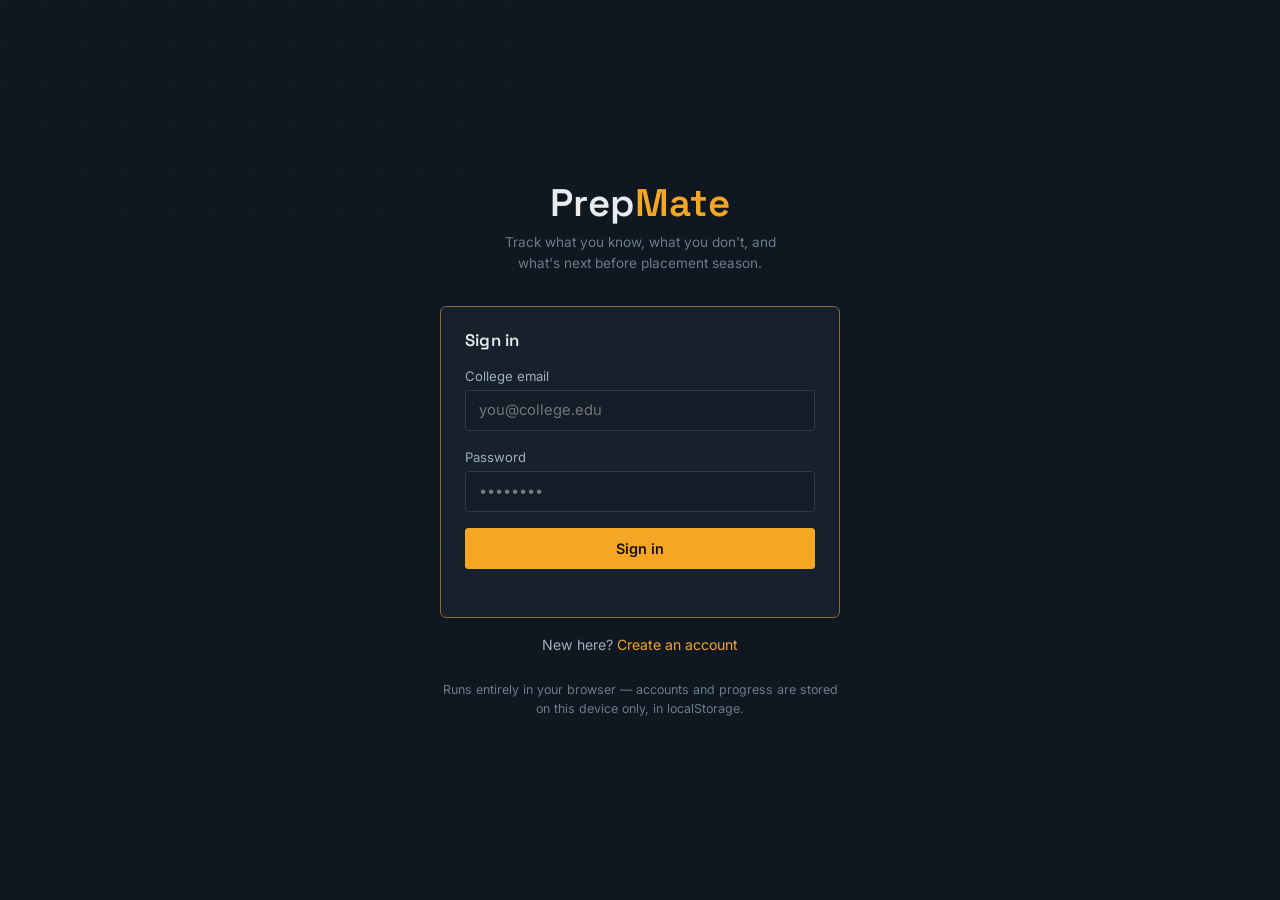
<file: index.html>
<!doctype html>
<html lang="en">
<head>
<meta charset="UTF-8">
<meta name="viewport" content="width=device-width, initial-scale=1.0">
<title>PrepMate — Sign in</title>
<link rel="preconnect" href="https://fonts.googleapis.com">
<link href="https://fonts.googleapis.com/css2?family=Space+Grotesk:wght@500;600;700&family=Inter:wght@400;500;600&family=JetBrains+Mono:wght@500;700&display=swap" rel="stylesheet">
<link rel="stylesheet" href="css/base.css">
<style>
  .gate-card{ width: 100%; max-width: 400px; }
  .gate-brand{ text-align:center; margin-bottom: var(--s-6); }
  .gate-brand .dot{ color: var(--amber); }
  .gate-brand p{ margin: var(--s-2) auto 0; color: var(--text-faint); font-size: .85rem; max-width: 32ch; }
  .gate-foot{ text-align:center; margin-top: var(--s-4); font-size: .88rem; color: var(--text-dim); }
  .demo-note{
    max-width: 400px;
    margin: var(--s-5) auto 0;
    font-size: .78rem;
    color: var(--text-faint);
    text-align:center;
  }
</style>
</head>
<body>
  <main class="gate">
    <div class="gate-card">
      <div class="gate-brand">
        <h1 style="margin-bottom:0;">Prep<span class="dot">Mate</span></h1>
        <p>Track what you know, what you don't, and what's next before placement season.</p>
      </div>

      <form class="panel panel-amber" id="loginForm" novalidate>
        <h3 style="margin-bottom: var(--s-4);">Sign in</h3>

        <div class="field">
          <label for="email">College email</label>
          <input id="email" type="email" autocomplete="username" placeholder="you@college.edu" required>
        </div>

        <div class="field">
          <label for="password">Password</label>
          <input id="password" type="password" autocomplete="current-password" placeholder="••••••••" required>
        </div>

        <button type="submit" class="btn-primary btn-block">Sign in</button>
        <p class="error-msg" id="loginError" role="alert"></p>
      </form>

      <p class="gate-foot">New here? <a href="signup.html">Create an account</a></p>
      <p class="demo-note">Runs entirely in your browser — accounts and progress are stored on this device only, in localStorage.</p>
    </div>
  </main>

  <script src="js/store.js"></script>
  <script>
    // If already signed in, skip straight to the dashboard.
    if(Store.currentUserEmail()){ window.location.href = "dashboard.html"; }

    const form = document.getElementById("loginForm");
    const errorEl = document.getElementById("loginError");

    form.addEventListener("submit", (e)=>{
      e.preventDefault();
      errorEl.textContent = "";
      const email = document.getElementById("email").value;
      const password = document.getElementById("password").value;
      const result = Store.login(email, password);
      if(result.ok){
        window.location.href = "dashboard.html";
      }else{
        errorEl.textContent = result.error;
      }
    });
  </script>
</body>
</html>
</file>
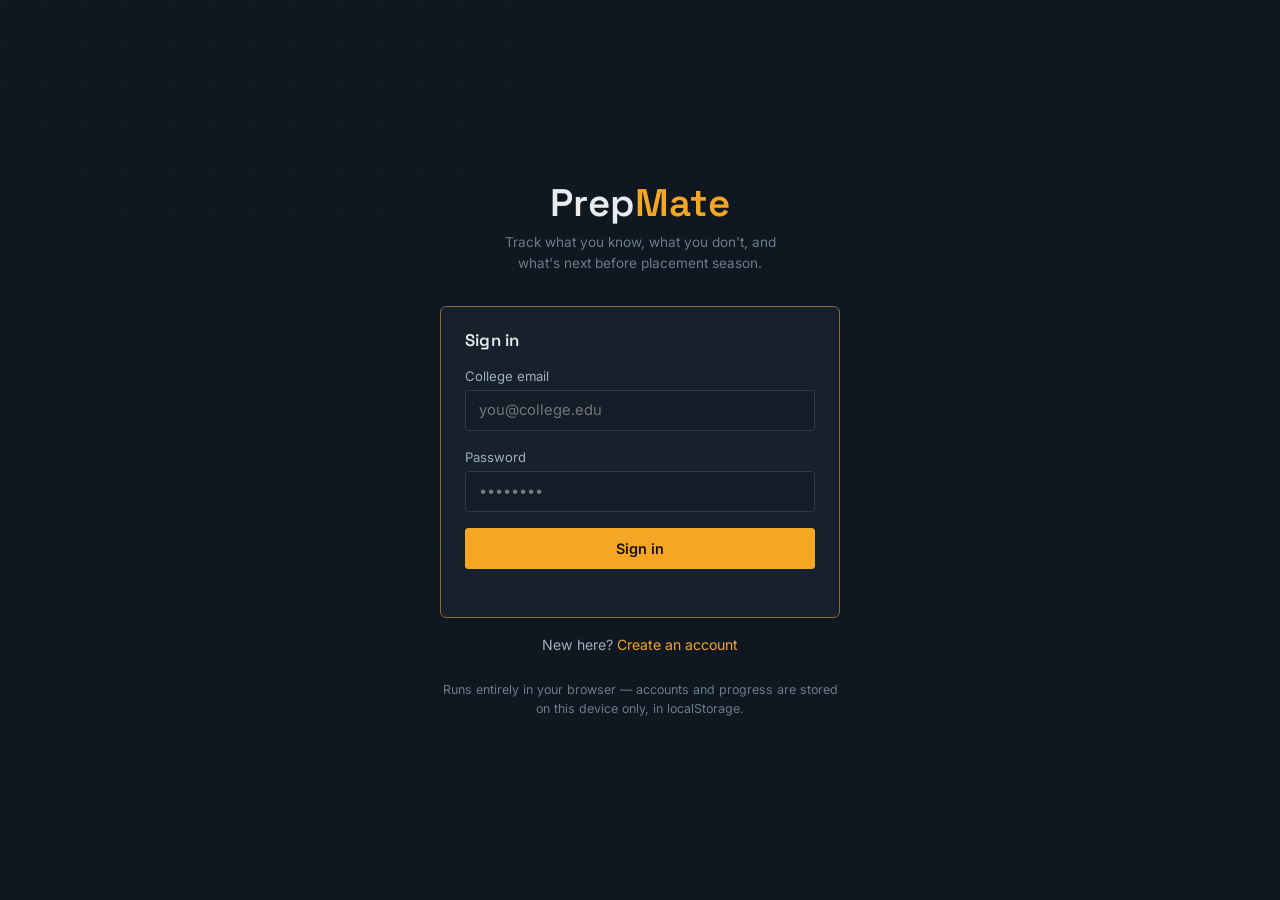
<file: career.html>
<!DOCTYPE html>
<html lang="en">
<head>
  <meta charset="UTF-8">
  <meta name="viewport" content="width=device-width, initial-scale=1.0">
  <title>PrepMate | Choose Your Career</title>
  <link rel="stylesheet" href="css/base.css">

  <style>
    .career-page {
      position: relative;
      z-index: 1;
      max-width: 1200px;
      margin: auto;
      padding: 35px 24px 70px;
    }

    .career-top {
      display: flex;
      justify-content: space-between;
      align-items: center;
      gap: 20px;
      margin-bottom: 55px;
    }

    .career-heading {
      text-align: center;
      margin-bottom: 40px;
    }

    .career-heading h1 {
      font-size: clamp(28px, 4vw, 44px);
      margin: 12px 0;
    }

    .career-heading p {
      margin: auto;
    }

    .career-grid {
      display: grid;
      grid-template-columns: repeat(4, minmax(0, 1fr));
      gap: 18px;
    }

    .career-card {
      text-align: left;
      min-height: 225px;
      padding: 22px;
      background: var(--panel);
      border: 2px solid var(--line);
      border-radius: 12px;
      color: var(--text);
      cursor: pointer;
      transition: .2s ease;
    }

    .career-card:hover {
      border-color: var(--amber-dim);
      transform: translateY(-3px);
    }

    .career-card.selected {
      border-color: var(--amber);
      background: #252b2b;
      box-shadow: 0 0 0 1px var(--amber);
    }

    .career-icon {
      display: block;
      font-size: 34px;
      margin-bottom: 18px;
    }

    .career-card h3 {
      font-size: 18px;
      margin-bottom: 12px;
    }

    .career-card p {
      font-size: 13px;
      line-height: 1.6;
    }

    .selection {
      display: block;
      margin-top: 15px;
      font-size: 12px;
      color: var(--amber);
    }

    .career-details {
      margin-top: 28px;
      padding: 25px;
      border: 1px solid var(--amber-dim);
      border-radius: 10px;
      background: var(--panel);
    }

    .skill-tags {
      display: flex;
      flex-wrap: wrap;
      gap: 10px;
    }

    .skill-tag {
      padding: 8px 13px;
      border: 1px solid var(--line);
      border-radius: 5px;
      background: var(--ink-2);
      color: var(--text-dim);
      font-size: 13px;
    }

    .career-footer {
      display: flex;
      justify-content: space-between;
      align-items: center;
      flex-wrap: wrap;
      gap: 15px;
      margin-top: 30px;
    }

    #continueBtn:disabled {
      opacity: .45;
      cursor: not-allowed;
    }

    @media (max-width: 1000px) {
      .career-grid {
        grid-template-columns: repeat(2, 1fr);
      }
    }

    @media (max-width: 550px) {
      .career-grid {
        grid-template-columns: 1fr;
      }
    }
  </style>
</head>

<body>
  <main class="career-page">

    <header class="career-top">
      <div class="brand">
        Prep<span class="dot">Mate</span>
      </div>

      <a href="dashboard.html" class="btn btn-ghost">
        Dashboard →
      </a>
    </header>

    <section class="career-heading">
      <span class="tag tag-amber">
        PERSONALIZE YOUR JOURNEY
      </span>

      <h1>
        Choose Your
        <span style="color:var(--amber)">Career Path</span>
      </h1>

      <p>
        Select the role you want to prepare for.
        You can change it anytime.
      </p>
    </section>

    <section class="career-grid"
             id="careerGrid"
             aria-label="Available career paths">
    </section>

    <section class="career-details"
             id="careerDetails"
             hidden>
      <h2 id="selectedCareerName"></h2>
      <p>Skills covered in this career path:</p>
      <div class="skill-tags" id="careerSkills"></div>
    </section>

    <div class="career-footer">
      <p id="selectionMessage">
        Select a career path to continue.
      </p>

      <button id="continueBtn"
              class="btn btn-primary"
              disabled>
        Continue to Dashboard →
      </button>
    </div>

  </main>

  <script src="js/store.js"></script>
  <script src="js/career.js"></script>

  <script>
    Store.requireAuth();

    let selectedCareer = null;

    const grid = document.getElementById("careerGrid");
    const details = document.getElementById("careerDetails");
    const continueBtn = document.getElementById("continueBtn");

    function selectCareer(career) {
      selectedCareer = career;

      document.querySelectorAll(".career-card")
        .forEach(card => {
          const active = card.dataset.id === career.id;

          card.classList.toggle("selected", active);
          card.setAttribute("aria-pressed", String(active));

          card.querySelector(".selection").textContent =
            active ? "✓ Selected" : "Select career";
        });

      document.getElementById("selectedCareerName")
        .textContent = career.name;

      const skillContainer =
        document.getElementById("careerSkills");

      skillContainer.replaceChildren();

      career.skills.forEach(skill => {
        const tag = document.createElement("span");
        tag.className = "skill-tag";
        tag.textContent = skill;
        skillContainer.appendChild(tag);
      });

      details.hidden = false;
      continueBtn.disabled = false;

      document.getElementById("selectionMessage")
        .textContent = "Selected: " + career.name;
    }

    CAREER_PATHS.forEach(career => {
      const card = document.createElement("button");

      card.type = "button";
      card.className = "career-card";
      card.dataset.id = career.id;
      card.setAttribute("aria-pressed", "false");

      const icon = document.createElement("span");
      icon.className = "career-icon";
      icon.textContent = career.icon;

      const title = document.createElement("h3");
      title.textContent = career.name;

      const description = document.createElement("p");
      description.textContent = career.description;

      const selection = document.createElement("span");
      selection.className = "selection";
      selection.textContent = "Select career";

      card.append(icon, title, description, selection);

      card.addEventListener("click", () => {
        selectCareer(career);
      });

      grid.appendChild(card);
    });

    const savedCareer = Store.getCareerPath();

    if (savedCareer) {
      const previous = CAREER_PATHS.find(
        career => career.id === savedCareer
      );

      if (previous) selectCareer(previous);
    }

    continueBtn.addEventListener("click", () => {
      if (!selectedCareer) return;

      const saved = Store.setCareerPath(
        selectedCareer.id,
        selectedCareer.name
      );

      if (saved) {
        window.location.href = "dashboard.html";
      } else {
        document.getElementById("selectionMessage")
          .textContent = "Unable to save. Please sign in again.";
      }
    });
  </script>
</body>
</html>
</file>
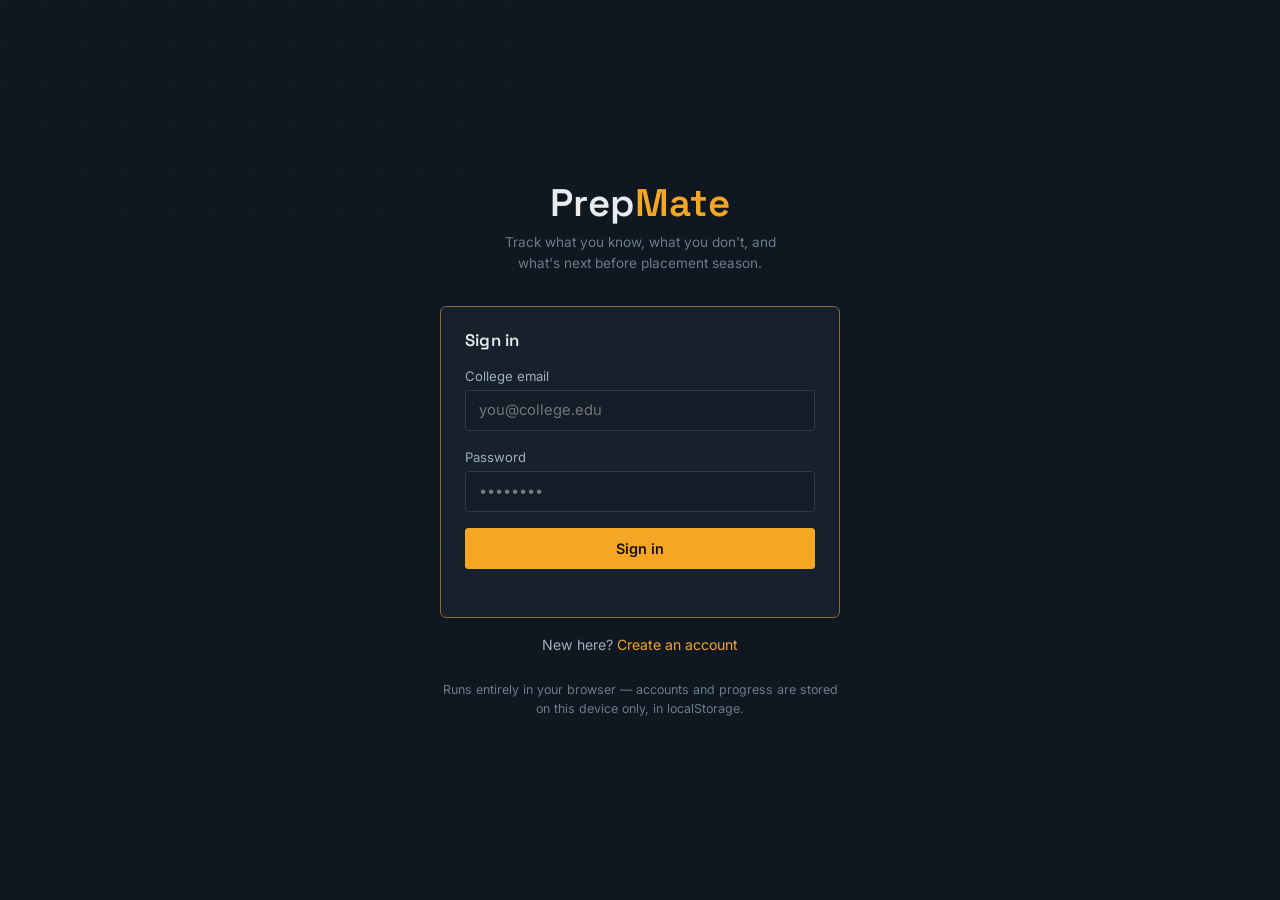
<file: dashboard.html>
<!DOCTYPE html>
<html lang="en">
<head>
  <meta charset="UTF-8">
  <meta name="viewport" content="width=device-width, initial-scale=1.0">
  <title>PrepMate | Dashboard 2.0</title>

  <link rel="preconnect" href="https://fonts.googleapis.com">
  <link href="https://fonts.googleapis.com/css2?family=Inter:wght@400;500;600;700&family=Space+Grotesk:wght@500;600;700&family=JetBrains+Mono:wght@500;700&display=swap" rel="stylesheet">
  <link rel="stylesheet" href="css/base.css">
  <link rel="stylesheet" href="css/dashboard2.css">
</head>

<body>
<div class="app-shell">

  <!-- SIDEBAR -->
  <nav class="deck-nav" aria-label="Main navigation">
    <div class="brand">Prep<span class="dot">Mate</span></div>

    <button id="menuBtn"
            class="mobile-menu"
            type="button"
            aria-expanded="false"
            aria-controls="navLinks">
      ☰ Menu
    </button>

    <div class="nav-links" id="navLinks">
      <a class="active" href="dashboard.html">◈ Dashboard</a>
      <a href="career.html">◎ Career Path</a>
      <a href="practice.html">◇ Practice Zone</a>
      <a href="interview.html">◎ Mock Interview</a>
      <a href="planner.html">▤ Study Planner</a>
      <a href="report.html">▥ Progress Report</a>

      <button id="mobileLogoutBtn"
              class="mobile-logout"
              type="button">
        ↪ Sign out
      </button>
    </div>

    <div class="nav-foot">
      <span id="navUserName">Student</span>
      <button id="logoutBtn"
              class="btn-ghost btn-block"
              type="button">
        Sign out
      </button>
    </div>
  </nav>

  <!-- MAIN DASHBOARD -->
  <main class="deck-main dashboard-main">

    <!-- WELCOME HEADER -->
    <header class="deck-header">
      <div>
        <div class="kicker">
          YOUR PLACEMENT COMMAND CENTER
        </div>
        <h1 id="greeting">Welcome back</h1>
        <p>Track your preparation and keep improving.</p>
      </div>

      <div class="header-actions">
        <span class="tag" id="todayDate"></span>
        <a class="btn btn-primary" href="practice.html">
          Start Practice →
        </a>
      </div>
    </header>

    <!-- SELECTED CAREER -->
    <section class="panel career-dashboard-card"
             aria-labelledby="careerCardTitle">

      <div class="career-card-main">
        <div class="career-card-icon" id="careerIcon">
          ◎
        </div>

        <div class="career-card-content">
          <span class="eyebrow">YOUR CAREER PATH</span>

          <h2 id="careerCardTitle">
            Choose your career path
          </h2>

          <p id="careerDescription">
            Select a career to personalize your
            placement preparation journey.
          </p>

          <div class="career-skill-list"
               id="careerSkillList">
          </div>
        </div>
      </div>

      <div class="career-card-action">
        <span class="career-status" id="careerStatus">
          NOT SELECTED
        </span>

        <a href="career.html"
           class="btn btn-primary"
           id="careerAction">
          Choose Career →
        </a>
      </div>
    </section>

    <!-- READINESS AND RECOMMENDED FOCUS -->
    <section class="dashboard-hero">

      <div class="panel readiness-card">

        <div class="section-heading">
          <div>
            <span class="eyebrow">
              OVERALL PERFORMANCE
            </span>
            <h2>Placement Readiness</h2>
          </div>

          <span id="scoreBand" class="tag">
            Not started
          </span>
        </div>

        <div class="readiness-content">

          <div class="score-ring"
               role="img"
               aria-label="Placement readiness score"
               id="scoreRing">

            <svg viewBox="0 0 160 160"
                 aria-hidden="true">
              <circle class="ring-track"
                      cx="80" cy="80" r="68"/>

              <circle class="ring-progress"
                      id="scoreArc"
                      cx="80" cy="80" r="68"/>
            </svg>

            <div class="ring-center">
              <strong id="scoreVal">0</strong>
              <span>OUT OF 100</span>
            </div>
          </div>

          <div class="readiness-info">
            <h3 id="readinessMessage">
              Your preparation journey
            </h3>

            <p>
              Based on quiz accuracy, interview
              confidence, planner completion and your
              placement checklist, each weighted equally.
            </p>

            <a href="report.html" class="text-link">
              View detailed report →
            </a>
          </div>
        </div>

        <div class="readiness-breakdown">
          <div>
            <span>Quiz</span>
            <strong id="quizScore">—</strong>
          </div>

          <div>
            <span>Interview</span>
            <strong id="interviewScore">—</strong>
          </div>

          <div>
            <span>Planner</span>
            <strong id="plannerScore">0%</strong>
          </div>

          <div>
            <span>Checklist</span>
            <strong id="checklistScore">0%</strong>
          </div>
        </div>
      </div>

      <div class="panel focus-card">
        <span class="eyebrow">
          RECOMMENDED FOCUS
        </span>

        <h2>Your Next Move</h2>

        <div class="focus-icon">◎</div>

        <h3 id="focusTitle">
          Start your first quiz
        </h3>

        <p id="focusDescription">
          Complete an assessment to identify your
          strongest and weakest skills.
        </p>

        <a id="focusAction"
           href="practice.html"
           class="btn btn-primary">
          Practice Now →
        </a>

        <div class="focus-footer">
          Based on your recorded quiz performance.
        </div>
      </div>
    </section>

    <!-- STATISTICS -->
    <section class="stats-grid"
             aria-label="Preparation statistics">

      <div class="panel stat-card">
        <span>QUIZZES ATTEMPTED</span>
        <strong id="statQuizzes">0</strong>
        <small>Completed assessments</small>
      </div>

      <div class="panel stat-card">
        <span>INTERVIEW PRACTICE</span>
        <strong id="statInterview">0</strong>
        <small>Questions rehearsed</small>
      </div>

      <div class="panel stat-card">
        <span>STUDY PROGRESS</span>
        <strong id="statPlanner">0%</strong>
        <small>Planner completion</small>
      </div>

      <div class="panel stat-card">
        <span>TARGET DATE</span>
        <strong id="statDays">—</strong>
        <small>Days remaining</small>
      </div>
    </section>

    <!-- ANALYTICS -->
    <section class="analytics-grid">

      <div class="panel">
        <div class="section-heading">
          <div>
            <span class="eyebrow">
              PERFORMANCE ANALYSIS
            </span>
            <h2>Skill Overview</h2>
          </div>

          <a href="practice.html" class="text-link">
            Practice →
          </a>
        </div>

        <div id="skillBars" class="skill-list"></div>
      </div>

      <div class="panel">
        <div class="section-heading">
          <div>
            <span class="eyebrow">
              RECENT ASSESSMENTS
            </span>
            <h2>Quiz Performance</h2>
          </div>
        </div>

        <div id="chartContainer"
             class="chart-container">
          <svg id="performanceChart"
               viewBox="0 0 500 250"
               role="img"
               aria-label="Recent quiz scores">
          </svg>
        </div>

        <p id="chartEmpty" class="hint" hidden>
          Complete a quiz to see your performance history.
        </p>
      </div>
    </section>

    <!-- STUDY PLAN -->
    <section class="panel study-section">
      <div class="section-heading">
        <div>
          <span class="eyebrow">
            YOUR PREPARATION
          </span>
          <h2>Study Plan Progress</h2>
        </div>

        <a href="planner.html" class="btn btn-primary">
          Open Planner →
        </a>
      </div>

      <div class="study-summary">
        <div>
          <strong id="studyPercentage">0%</strong>
          <span>completed</span>
        </div>

        <div class="study-progress-track">
          <div id="studyProgressFill"></div>
        </div>
      </div>

      <div id="studyTasks"
           class="study-task-list">
      </div>
    </section>

    <!-- QUICK ACTIONS -->
    <section class="quick-section">
      <div class="section-heading">
        <div>
          <span class="eyebrow">
            CONTINUE LEARNING
          </span>
          <h2>Quick Actions</h2>
        </div>
      </div>

      <div class="quick-grid">

        <a href="career.html"
           class="panel quick-card">
          <span class="quick-icon">◎</span>
          <h3>Career Path</h3>
          <p>
            Choose or update your target career
            and explore the skills you'll need.
          </p>
          <span class="text-link">
            Explore Careers →
          </span>
        </a>

        <a href="practice.html"
           class="panel quick-card">
          <span class="quick-icon">⌘</span>
          <h3>Practice Zone</h3>
          <p>
            Test your aptitude, coding and
            technical skills.
          </p>
          <span class="text-link">
            Start Quiz →
          </span>
        </a>

        <a href="interview.html"
           class="panel quick-card">
          <span class="quick-icon">◉</span>
          <h3>Mock Interview</h3>
          <p>
            Rehearse technical and HR
            interview questions.
          </p>
          <span class="text-link">
            Start Interview →
          </span>
        </a>

        <a href="planner.html"
           class="panel quick-card">
          <span class="quick-icon">▤</span>
          <h3>Study Planner</h3>
          <p>
            Follow your roadmap and track
            completed tasks.
          </p>
          <span class="text-link">
            View Planner →
          </span>
        </a>

      </div>
    </section>

  </main>
</div>

<script src="js/store.js"></script>
<script src="js/content.js"></script>
<script src="js/readiness.js"></script>
<script src="js/career.js"></script>
<script src="js/dashboard2.js"></script>

</body>
</html>
</file>
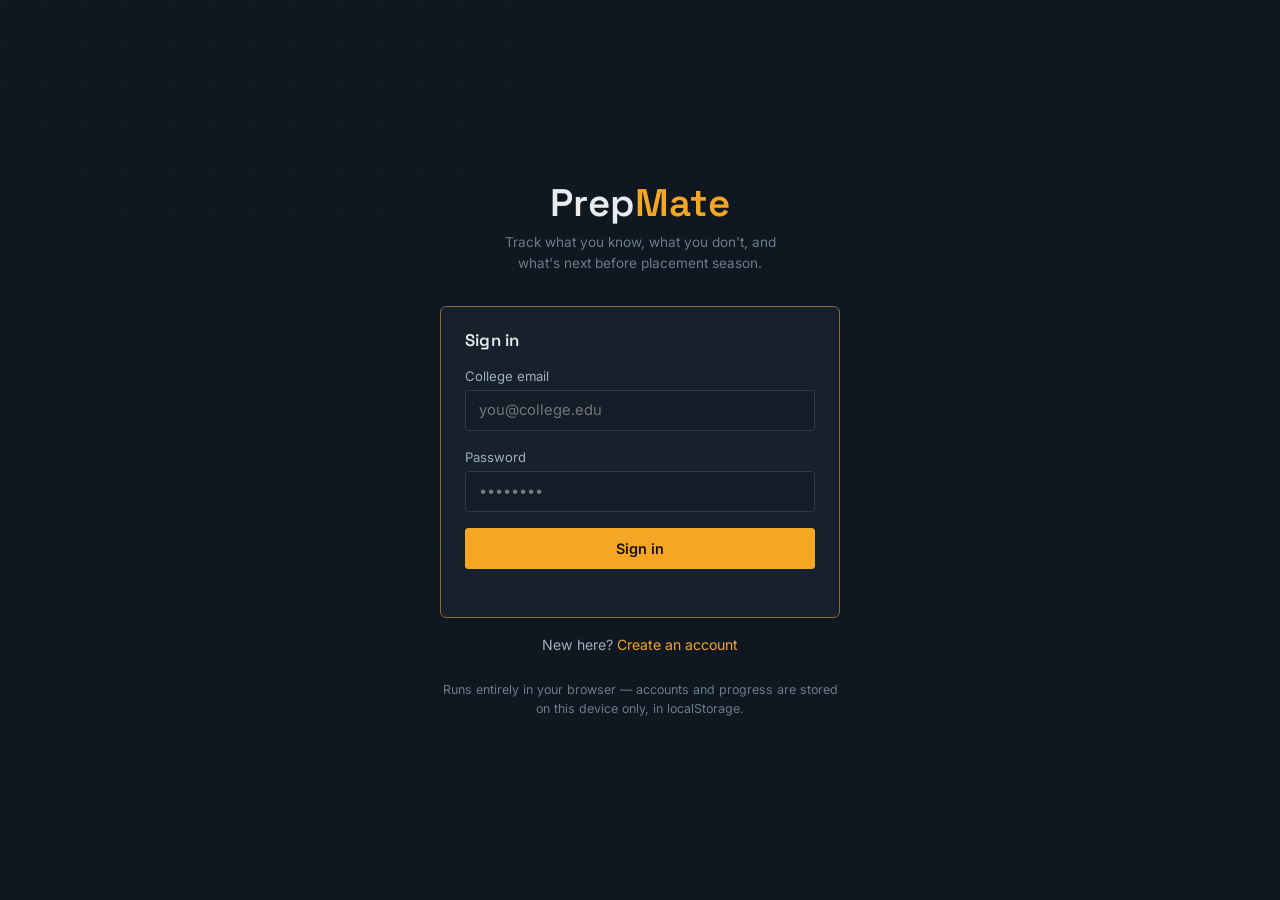
<file: firedrill.html>
<!DOCTYPE html>
<html lang="en">

<head>

  <meta charset="UTF-8">

  <meta name="viewport" content="width=device-width, initial-scale=1.0">

  <title>PrepMate - Practice Zone</title>

  <link rel="stylesheet" href="css/base.css">

  <style>

    /* =========================================================
       BASIC
       ========================================================= */

    * {
      box-sizing: border-box;
    }

    body {
      margin: 0;
      font-family: Arial, Helvetica, sans-serif;
      background: #0d1721;
      color: #e8edf3;
    }

    button {
      font-family: inherit;
    }


    /* =========================================================
       MAIN LAYOUT
       ========================================================= */

    .app {
      min-height: 100vh;
      display: flex;
    }


    /* =========================================================
       SIDEBAR
       ========================================================= */

    .sidebar {
      width: 230px;
      min-height: 100vh;

      background: #101c27;

      border-right: 1px solid #253442;

      padding: 28px 16px;

      position: fixed;

      left: 0;
      top: 0;
      bottom: 0;
    }


    /* LOGO */

    .logo {
      font-size: 20px;
      font-weight: bold;

      margin-bottom: 38px;

      padding-left: 14px;
    }

    .logo-white {
      color: #f2f5f8;
    }

    .logo-orange {
      color: #f5a623;
    }


    /* NAVIGATION */

    .nav {
      display: flex;
      flex-direction: column;
      gap: 6px;
    }

    .nav a {
      text-decoration: none;

      color: #91a0af;

      padding: 12px 14px;

      border-radius: 5px;

      font-size: 14px;

      transition: 0.2s;
    }

    .nav a:hover {
      background: #172532;
      color: #f2f5f8;
    }

    .nav a.active {
      color: #f2f5f8;

      background: #172532;

      border-left: 2px solid #f5a623;
    }


    /* =========================================================
       MAIN CONTENT
       ========================================================= */

    .main {
      margin-left: 230px;

      width: calc(100% - 230px);

      min-height: 100vh;

      padding: 40px 34px;
    }


    /* =========================================================
       PAGE HEADER
       ========================================================= */

    .page-header {
      margin-bottom: 28px;
    }

    .small-title {
      color: #778797;

      font-size: 13px;

      margin-bottom: 8px;
    }

    .page-header h1 {
      margin: 0;

      font-size: 34px;

      color: #f3f6f9;
    }

    .page-header p {
      color: #8796a5;

      margin-top: 10px;

      line-height: 1.6;
    }


    /* =========================================================
       CATEGORY SECTION
       ========================================================= */

    .category-section {
      background: #16232f;

      border: 1px solid #263746;

      border-radius: 8px;

      padding: 25px;

      margin-bottom: 24px;
    }

    .section-label {
      color: #f5a623;

      border: 1px solid #75601f;

      padding: 5px 9px;

      display: inline-block;

      border-radius: 3px;

      font-size: 12px;

      font-weight: bold;

      margin-bottom: 12px;
    }

    .category-section h2 {
      margin: 0 0 8px;

      font-size: 21px;
    }

    .category-section p {
      color: #8998a7;

      margin-top: 0;

      line-height: 1.6;
    }


    /* =========================================================
       CATEGORY CARDS
       ========================================================= */

    .category-grid {
      display: grid;

      grid-template-columns:
        repeat(4, 1fr);

      gap: 14px;

      margin-top: 22px;
    }

    .category-card {
      background: #111e29;

      border: 1px solid #2a3a49;

      border-radius: 7px;

      padding: 20px;

      text-align: left;

      color: #edf2f6;

      cursor: pointer;

      transition: 0.2s;

      min-height: 130px;
    }

    .category-card:hover {
      border-color: #f5a623;

      transform: translateY(-2px);
    }

    .category-card .icon {
      font-size: 25px;

      margin-bottom: 12px;
    }

    .category-card h3 {
      margin: 0 0 8px;

      font-size: 16px;
    }

    .category-card p {
      margin: 0;

      font-size: 12px;

      color: #788897;
    }


    /* =========================================================
       ADAPTIVE INFO
       ========================================================= */

    .adaptive-box {
      background: #111e29;

      border: 1px solid #293947;

      border-radius: 7px;

      padding: 18px;

      margin-top: 20px;
    }

    .adaptive-box strong {
      color: #f5a623;
    }

    .adaptive-flow {
      display: flex;

      align-items: center;

      gap: 10px;

      margin-top: 14px;

      flex-wrap: wrap;
    }

    .level {
      padding: 7px 13px;

      border-radius: 4px;

      font-size: 12px;

      font-weight: bold;
    }

    .level.easy {
      background: #183a2a;
      color: #62d391;
    }

    .level.medium {
      background: #403617;
      color: #f2c85b;
    }

    .level.hard {
      background: #421e24;
      color: #f07883;
    }

    .arrow {
      color: #6f7f8e;
    }


    /* =========================================================
       QUIZ AREA
       ========================================================= */

    .quiz-area {
      display: none;
    }


    /* =========================================================
       QUIZ TOP
       ========================================================= */

    .quiz-top {
      display: flex;

      justify-content: space-between;

      align-items: center;

      margin-bottom: 20px;

      gap: 15px;
    }

    .quiz-category {
      color: #f5a623;

      font-size: 13px;

      font-weight: bold;
    }

    .timer {
      padding: 9px 15px;

      border-radius: 5px;

      background: #172735;

      border: 1px solid #2c3c4a;

      color: #e9eef3;

      font-weight: bold;
    }

    .timer.warning {
      background: #402026;

      border-color: #82404a;

      color: #ff7c87;
    }


    /* =========================================================
       PROGRESS
       ========================================================= */

    .progress-container {
      margin-bottom: 20px;
    }

    .progress-info {
      display: flex;

      justify-content: space-between;

      color: #7f8e9c;

      font-size: 12px;

      margin-bottom: 8px;
    }

    .progress-bar {
      height: 5px;

      background: #243441;

      border-radius: 10px;

      overflow: hidden;
    }

    .progress-fill {
      height: 100%;

      background: #f5a623;

      width: 0%;

      transition: width 0.3s;
    }


    /* =========================================================
       QUESTION CARD
       ========================================================= */

    .question-card {
      background: #16232f;

      border: 1px solid #263746;

      border-radius: 8px;

      padding: 28px;

      margin-bottom: 20px;
    }


    /* DIFFICULTY */

    .difficulty {
      display: inline-block;

      padding: 5px 10px;

      border-radius: 3px;

      font-size: 11px;

      font-weight: bold;

      margin-bottom: 18px;
    }

    .difficulty.easy {
      background: #183a2a;

      color: #62d391;
    }

    .difficulty.medium {
      background: #403617;

      color: #f2c85b;
    }

    .difficulty.hard {
      background: #421e24;

      color: #f07883;
    }


    /* QUESTION */

    .question-text {
      font-size: 21px;

      line-height: 1.6;

      font-weight: 600;

      color: #f1f4f7;

      margin-bottom: 24px;
    }


    /* =========================================================
       OPTIONS
       ========================================================= */

    .options {
      display: flex;

      flex-direction: column;

      gap: 11px;
    }

    .option {
      width: 100%;

      text-align: left;

      padding: 15px 17px;

      background: #101c27;

      border: 1px solid #2b3c4a;

      color: #dce3e9;

      border-radius: 6px;

      cursor: pointer;

      font-size: 14px;

      transition: 0.2s;
    }

    .option:hover {
      border-color: #f5a623;

      background: #172631;
    }

    .option.correct {
      border-color: #43c779;

      background: #173427;

      color: #7ce4a4;
    }

    .option.wrong {
      border-color: #d95763;

      background: #351d22;

      color: #ff8992;
    }

    .option:disabled {
      cursor: default;
    }


    /* =========================================================
       FEEDBACK
       ========================================================= */

    .feedback {
      display: none;

      margin-top: 18px;

      padding: 13px 15px;

      border-radius: 5px;

      font-size: 13px;

      line-height: 1.5;
    }

    .feedback.correct {
      display: block;

      background: #173427;

      border: 1px solid #2d7049;

      color: #77dfa0;
    }

    .feedback.wrong {
      display: block;

      background: #351d22;

      border: 1px solid #74323a;

      color: #ff8b94;
    }


    /* =========================================================
       NEXT BUTTON
       ========================================================= */

    .next-row {
      display: flex;

      justify-content: flex-end;

      margin-top: 18px;
    }

    .next-btn {
      display: none;

      border: none;

      background: #f5a623;

      color: #111923;

      padding: 12px 20px;

      border-radius: 5px;

      font-weight: bold;

      cursor: pointer;
    }

    .next-btn:hover {
      background: #ffb83e;
    }


    /* =========================================================
       QUIZ STATS
       ========================================================= */

    .quiz-stats {
      display: grid;

      grid-template-columns:
        repeat(3, 1fr);

      gap: 14px;

      margin-bottom: 20px;
    }

    .stat-card {
      background: #16232f;

      border: 1px solid #263746;

      border-radius: 7px;

      padding: 18px;
    }

    .stat-card .number {
      font-size: 25px;

      font-weight: bold;

      color: #f1f4f7;
    }

    .stat-card .label {
      font-size: 11px;

      color: #788896;

      margin-top: 5px;
    }


    /* =========================================================
       RESULT
       ========================================================= */

    .result-area {
      display: none;
    }

    .result-card {
      background: #16232f;

      border: 1px solid #263746;

      border-radius: 8px;

      padding: 35px;

      text-align: center;
    }

    .result-label {
      color: #f5a623;

      font-size: 12px;

      font-weight: bold;

      letter-spacing: 1px;
    }

    .result-card h2 {
      margin: 10px 0;

      font-size: 28px;
    }

    .score-circle {
      width: 130px;

      height: 130px;

      border-radius: 50%;

      border: 7px solid #f5a623;

      display: flex;

      align-items: center;

      justify-content: center;

      margin: 25px auto;

      font-size: 30px;

      font-weight: bold;
    }

    .result-description {
      color: #8796a5;

      margin-bottom: 25px;
    }


    /* RESULT STATS */

    .result-stats {
      display: grid;

      grid-template-columns:
        repeat(3, 1fr);

      gap: 14px;

      margin-bottom: 25px;
    }

    .result-stat {
      background: #111e29;

      border: 1px solid #293947;

      border-radius: 6px;

      padding: 17px;
    }

    .result-stat strong {
      display: block;

      font-size: 23px;

      margin-bottom: 5px;
    }

    .result-stat span {
      color: #788896;

      font-size: 11px;
    }


    /* DIFFICULTY RESULT */

    .difficulty-result {
      text-align: left;

      background: #111e29;

      border: 1px solid #293947;

      border-radius: 6px;

      padding: 20px;

      margin-bottom: 25px;
    }

    .difficulty-result h3 {
      margin-top: 0;

      font-size: 15px;
    }

    .difficulty-line {
      display: flex;

      justify-content: space-between;

      padding: 9px 0;

      border-bottom: 1px solid #253542;

      font-size: 13px;
    }

    .difficulty-line:last-child {
      border-bottom: none;
    }

    .difficulty-name {
      color: #8998a6;
    }


    /* RESULT BUTTONS */

    .result-buttons {
      display: flex;

      justify-content: center;

      gap: 12px;

      flex-wrap: wrap;
    }

    .primary-btn,
    .secondary-btn {
      padding: 12px 20px;

      border-radius: 5px;

      font-weight: bold;

      cursor: pointer;

      text-decoration: none;

      display: inline-block;
    }

    .primary-btn {
      background: #f5a623;

      color: #111923;

      border: none;
    }

    .secondary-btn {
      background: transparent;

      color: #d9e0e6;

      border: 1px solid #3a4b59;
    }


    /* =========================================================
       MOBILE
       ========================================================= */

    @media (max-width: 900px) {

      .sidebar {
        width: 190px;
      }

      .main {
        margin-left: 190px;

        width: calc(100% - 190px);

        padding: 28px 22px;
      }

      .category-grid {
        grid-template-columns:
          repeat(2, 1fr);
      }

    }


    @media (max-width: 650px) {

      .sidebar {
        position: relative;

        width: 100%;

        min-height: auto;

        border-right: none;

        border-bottom: 1px solid #253442;

        padding: 18px;
      }

      .logo {
        margin-bottom: 15px;
      }

      .nav {
        flex-direction: row;

        overflow-x: auto;
      }

      .nav a {
        white-space: nowrap;
      }

      .app {
        display: block;
      }

      .main {
        margin-left: 0;

        width: 100%;

        padding: 25px 16px;
      }

      .category-grid {
        grid-template-columns: 1fr;
      }

      .quiz-stats {
        grid-template-columns: 1fr;
      }

      .result-stats {
        grid-template-columns: 1fr;
      }

      .page-header h1 {
        font-size: 28px;
      }

      .question-text {
        font-size: 18px;
      }

    }

  </style>

</head>


<body>


<div class="app">


  <!-- ============================================================
       SIDEBAR
       ============================================================ -->

  <aside class="sidebar">

    <div class="logo">

      <span class="logo-white">Prep</span>
      <span class="logo-orange">Mate</span>

    </div>


    <nav class="nav">

      <a href="dashboard.html">
        Dashboard
      </a>

      <a href="practice.html" class="active">
        Practice zone
      </a>

      <a href="interview.html">
        Mock interview
      </a>

      <a href="planner.html">
        Study planner
      </a>

      <a href="report.html">
        Progress report
      </a>

    </nav>

  </aside>



  <!-- ============================================================
       MAIN CONTENT
       ============================================================ -->

  <main class="main">


    <!-- ==========================================================
         PAGE HEADER
         ========================================================== -->

    <div class="page-header">

      <div class="small-title">
        Assessment intelligence
      </div>

      <h1>
        FireDrill
      </h1>

      <p>
        Practice timed questions and improve your performance
        with adaptive difficulty.
      </p>

    </div>



    <!-- ==========================================================
         CATEGORY PAGE
         ========================================================== -->

    <section
      class="category-area"
      id="categoryArea"
    >


      <div class="category-section">

        <div class="section-label">
          PRACTICE
        </div>

        <h2>
          Choose your FireDrill
        </h2>

        <p>
          Select a topic and start your assessment.
          The difficulty changes based on your answers.
        </p>


        <!-- CATEGORY CARDS -->

        <div class="category-grid">


          <button
            class="category-card"
            onclick="startQuiz('aptitude')"
          >

            <div class="icon">
              📊
            </div>

            <h3>
              Aptitude
            </h3>

            <p>
              Numbers, ratios, averages and reasoning.
            </p>

          </button>



          <button
            class="category-card"
            onclick="startQuiz('technical')"
          >

            <div class="icon">
              💻
            </div>

            <h3>
              Technical
            </h3>

            <p>
              CS fundamentals, DBMS, OS, networks and DSA.
            </p>

          </button>



          <button
            class="category-card"
            onclick="startQuiz('coding_logic')"
          >

            <div class="icon">
              🧩
            </div>

            <h3>
              Coding Logic
            </h3>

            <p>
              Programming logic and problem solving.
            </p>

          </button>



          <button
            class="category-card"
            onclick="startQuiz('verbal')"
          >

            <div class="icon">
              📝
            </div>

            <h3>
              Verbal
            </h3>

            <p>
              English, vocabulary and communication.
            </p>

          </button>


        </div>


        <!-- ADAPTIVE INFORMATION -->

        <div class="adaptive-box">

          <strong>
            Adaptive FireDrill
          </strong>

          <p>
            Your next question becomes harder when you answer
            correctly and easier when you answer incorrectly.
          </p>


          <div class="adaptive-flow">

            <span class="level easy">
              EASY
            </span>

            <span class="arrow">
              →
            </span>

            <span class="level medium">
              MEDIUM
            </span>

            <span class="arrow">
              →
            </span>

            <span class="level hard">
              HARD
            </span>

          </div>

        </div>

      </div>

    </section>



    <!-- ==========================================================
         QUIZ AREA
         ========================================================== -->

    <section
      class="quiz-area"
      id="quizArea"
    >


      <!-- TOP -->

      <div class="quiz-top">

        <div>

          <div class="small-title">
            FIRE DRILL
          </div>

          <div
            class="quiz-category"
            id="quizCategory"
          >
            Technical
          </div>

        </div>


        <div
          class="timer"
          id="timer"
        >
          ⏱ 30s
        </div>

      </div>



      <!-- PROGRESS -->

      <div class="progress-container">

        <div class="progress-info">

          <span id="progressText">
            Question 1 of 10
          </span>

          <span id="scoreText">
            Score: 0
          </span>

        </div>


        <div class="progress-bar">

          <div
            class="progress-fill"
            id="progressFill"
          >
          </div>

        </div>

      </div>



      <!-- SMALL STATS -->

      <div class="quiz-stats">

        <div class="stat-card">

          <div
            class="number"
            id="currentQuestionNumber"
          >
            1
          </div>

          <div class="label">
            CURRENT QUESTION
          </div>

        </div>


        <div class="stat-card">

          <div
            class="number"
            id="currentDifficultyText"
          >
            EASY
          </div>

          <div class="label">
            DIFFICULTY
          </div>

        </div>


        <div class="stat-card">

          <div
            class="number"
            id="correctCount"
          >
            0
          </div>

          <div class="label">
            CORRECT
          </div>

        </div>

      </div>



      <!-- QUESTION -->

      <div class="question-card">


        <div
          class="difficulty easy"
          id="difficulty"
        >
          EASY
        </div>


        <div
          class="question-text"
          id="question"
        >
          Question will appear here.
        </div>


        <div
          class="options"
          id="options"
        >
        </div>


        <div
          class="feedback"
          id="feedback"
        >
        </div>


        <div class="next-row">

          <button
            class="next-btn"
            id="nextBtn"
            onclick="nextQuestion()"
          >
            Next Question →
          </button>

        </div>

      </div>


    </section>



    <!-- ==========================================================
         RESULT AREA
         ========================================================== -->

    <section
      class="result-area"
      id="resultArea"
    >


      <div class="result-card">


        <div class="result-label">
          FIRE DRILL COMPLETE
        </div>


        <h2>
          Assessment finished
        </h2>


        <div
          class="score-circle"
          id="resultScore"
        >
          0%
        </div>


        <p
          class="result-description"
          id="resultDescription"
        >
          Your result has been saved.
        </p>



        <!-- RESULT STATS -->

        <div class="result-stats">


          <div class="result-stat">

            <strong id="resultCorrect">
              0
            </strong>

            <span>
              CORRECT
            </span>

          </div>


          <div class="result-stat">

            <strong id="resultTotal">
              10
            </strong>

            <span>
              TOTAL QUESTIONS
            </span>

          </div>


          <div class="result-stat">

            <strong id="resultPercentage">
              0%
            </strong>

            <span>
              ACCURACY
            </span>

          </div>


        </div>



        <!-- DIFFICULTY SUMMARY -->

        <div class="difficulty-result">

          <h3>
            Difficulty progression
          </h3>


          <div class="difficulty-line">

            <span class="difficulty-name">
              Easy questions
            </span>

            <strong id="easyCount">
              0
            </strong>

          </div>


          <div class="difficulty-line">

            <span class="difficulty-name">
              Medium questions
            </span>

            <strong id="mediumCount">
              0
            </strong>

          </div>


          <div class="difficulty-line">

            <span class="difficulty-name">
              Hard questions
            </span>

            <strong id="hardCount">
              0
            </strong>

          </div>


        </div>



        <!-- BUTTONS -->

        <div class="result-buttons">

          <button
            class="primary-btn"
            onclick="location.reload()"
          >
            Try Another FireDrill
          </button>


          <a
            href="report.html"
            class="secondary-btn"
          >
            View Progress Report
          </a>

        </div>


      </div>

    </section>


  </main>

</div>



<!-- ================================================================
     JAVASCRIPT FILES
     ================================================================ -->

<script src="js/content.js"></script>

<script src="js/store.js"></script>



<script>

  /* ==============================================================
     LOGIN CHECK
     ============================================================== */

  Store.requireAuth();



  /* ==============================================================
     QUIZ STATE
     ============================================================== */

  let current = {

    category: "",

    questions: [],

    index: 0,

    score: 0,

    correct: 0,

    timeLeft: 30,

    timer: null,

    answered: false,

    currentDifficulty: "easy",

    difficultyHistory: [],

    usedQuestions: []

  };



  /* ==============================================================
     DIFFICULTY ORDER
     ============================================================== */

  const DIFFICULTY_LEVELS = [

    "easy",

    "medium",

    "hard"

  ];



  /* ==============================================================
     START QUIZ
     ============================================================== */

  function startQuiz(category) {


    const bank = QUIZ_BANK[category];


    if (!bank || !bank.length) {

      alert("No questions available.");

      return;

    }


    /* Reset quiz */

    current.category = category;

    current.index = 0;

    current.score = 0;

    current.correct = 0;

    current.timeLeft = 30;

    current.answered = false;

    current.currentDifficulty = "easy";

    current.difficultyHistory = [];

    current.usedQuestions = [];

    current.questions = [...bank];


    /* Hide category */

    document.getElementById(
      "categoryArea"
    ).style.display = "none";


    /* Show quiz */

    document.getElementById(
      "quizArea"
    ).style.display = "block";


    /* Hide result */

    document.getElementById(
      "resultArea"
    ).style.display = "none";


    /* Category name */

    document.getElementById(
      "quizCategory"
    ).textContent =
      QUIZ_CATEGORY_LABELS[category] ||
      category;


    renderQuestion();

  }



  /* ==============================================================
     GET QUESTIONS FOR DIFFICULTY
     ============================================================== */

  function getAvailableQuestions(difficulty) {


    return current.questions.filter(

      question => {

        const questionDifficulty =
          question.difficulty || "easy";


        const notUsed =
          !current.usedQuestions.includes(
            question
          );


        return (
          questionDifficulty === difficulty &&
          notUsed
        );

      }

    );

  }



  /* ==============================================================
     FIND QUESTION
     ============================================================== */

  function findQuestion(difficulty) {


    let available =
      getAvailableQuestions(
        difficulty
      );


    /* If no question exists at this level,
       search other levels. */

    if (!available.length) {


      if (difficulty === "hard") {

        available =
          getAvailableQuestions(
            "medium"
          );

      }


      if (
        !available.length &&
        difficulty === "medium"
      ) {

        available =
          getAvailableQuestions(
            "easy"
          );

      }


      if (
        !available.length &&
        difficulty === "easy"
      ) {

        available =
          getAvailableQuestions(
            "medium"
          );

      }


      if (!available.length) {

        available =
          current.questions.filter(
            question =>
              !current.usedQuestions.includes(
                question
              )
          );

      }

    }


    if (!available.length) {

      return null;

    }


    /* Pick random question */

    const randomIndex =
      Math.floor(
        Math.random() *
        available.length
      );


    return available[randomIndex];

  }



  /* ==============================================================
     RENDER QUESTION
     ============================================================== */

  function renderQuestion() {


    clearInterval(
      current.timer
    );


    current.answered = false;

    current.timeLeft = 30;


    /* Get adaptive question */

    const question =
      findQuestion(
        current.currentDifficulty
      );


    if (!question) {

      finishQuiz();

      return;

    }


    /* Remember used question */

    current.usedQuestions.push(
      question
    );


    /* Remember active question */

    current.activeQuestion =
      question;


    /* Difficulty */

    const difficulty =
      question.difficulty ||
      "easy";


    current.difficultyHistory.push(
      difficulty
    );


    /* Progress */

    const questionNumber =
      current.index + 1;


    document.getElementById(
      "progressText"
    ).textContent =
      "Question " +
      questionNumber +
      " of 10";


    document.getElementById(
      "currentQuestionNumber"
    ).textContent =
      questionNumber;


    const progress =
      (questionNumber / 10) * 100;


    document.getElementById(
      "progressFill"
    ).style.width =
      progress + "%";


    /* Score */

    document.getElementById(
      "scoreText"
    ).textContent =
      "Score: " +
      current.score;


    document.getElementById(
      "correctCount"
    ).textContent =
      current.correct;


    /* Difficulty */

    const difficultyElement =
      document.getElementById(
        "difficulty"
      );


    difficultyElement.textContent =
      difficulty.toUpperCase();


    difficultyElement.className =
      "difficulty " +
      difficulty;


    document.getElementById(
      "currentDifficultyText"
    ).textContent =
      difficulty.toUpperCase();


    /* Question */

    document.getElementById(
      "question"
    ).textContent =
      question.q;


    /* Options */

    const optionsElement =
      document.getElementById(
        "options"
      );


    optionsElement.innerHTML = "";


    question.options.forEach(

      (option, index) => {


        const button =
          document.createElement(
            "button"
          );


        button.className =
          "option";


        button.textContent =
          String.fromCharCode(
            65 + index
          ) +
          ". " +
          option;


        button.onclick =
          function() {

            selectAnswer(index);

          };


        optionsElement.appendChild(
          button
        );

      }

    );


    /* Clear feedback */

    const feedback =
      document.getElementById(
        "feedback"
      );


    feedback.textContent = "";

    feedback.className =
      "feedback";


    /* Hide next */

    document.getElementById(
      "nextBtn"
    ).style.display =
      "none";


    /* Start timer */

    updateTimer();

    startTimer();

  }



  /* ==============================================================
     TIMER
     ============================================================== */

  function startTimer() {


    current.timer =
      setInterval(

        function() {


          current.timeLeft--;


          updateTimer();


          if (
            current.timeLeft <= 0
          ) {


            clearInterval(
              current.timer
            );


            timeUp();

          }


        },

        1000

      );

  }



  /* ==============================================================
     UPDATE TIMER
     ============================================================== */

  function updateTimer() {


    const timer =
      document.getElementById(
        "timer"
      );


    timer.textContent =
      "⏱ " +
      current.timeLeft +
      "s";


    if (
      current.timeLeft <= 10
    ) {

      timer.classList.add(
        "warning"
      );

    } else {

      timer.classList.remove(
        "warning"
      );

    }

  }



  /* ==============================================================
     ANSWER SELECT
     ============================================================== */

  function selectAnswer(
    selectedIndex
  ) {


    if (
      current.answered
    ) {

      return;

    }


    current.answered = true;


    clearInterval(
      current.timer
    );


    const question =
      current.activeQuestion;


    const options =
      document.querySelectorAll(
        ".option"
      );


    /* Disable options */

    options.forEach(

      function(button, index) {


        button.disabled = true;


        if (
          index === question.a
        ) {

          button.classList.add(
            "correct"
          );

        }

      }

    );


    const feedback =
      document.getElementById(
        "feedback"
      );


    /* Correct */

    if (
      selectedIndex === question.a
    ) {


      current.score++;

      current.correct++;


      options[
        selectedIndex
      ].classList.add(
        "correct"
      );


      increaseDifficulty();


      feedback.textContent =
        "Correct! The next question will be harder.";


      feedback.className =
        "feedback correct";


    }


    /* Wrong */

    else {


      options[
        selectedIndex
      ].classList.add(
        "wrong"
      );


      decreaseDifficulty();


      feedback.textContent =
        "Wrong answer. The next question will be easier.";


      feedback.className =
        "feedback wrong";

    }


    /* Update score */

    document.getElementById(
      "scoreText"
    ).textContent =
      "Score: " +
      current.score;


    document.getElementById(
      "correctCount"
    ).textContent =
      current.correct;


    /* Show next */

    document.getElementById(
      "nextBtn"
    ).style.display =
      "inline-block";

  }



  /* ==============================================================
     TIME UP
     ============================================================== */

  function timeUp() {


    if (
      current.answered
    ) {

      return;

    }


    current.answered = true;


    const question =
      current.activeQuestion;


    const options =
      document.querySelectorAll(
        ".option"
      );


    options.forEach(

      function(button, index) {


        button.disabled = true;


        if (
          index === question.a
        ) {

          button.classList.add(
            "correct"
          );

        }

      }

    );


    /* Time up = wrong */

    decreaseDifficulty();


    const feedback =
      document.getElementById(
        "feedback"
      );


    feedback.textContent =
      "Time is up. The correct answer is highlighted. The next question will be easier.";


    feedback.className =
      "feedback wrong";


    /* Show next */

    document.getElementById(
      "nextBtn"
    ).style.display =
      "inline-block";

  }



  /* ==============================================================
     INCREASE DIFFICULTY
     ============================================================== */

  function increaseDifficulty() {


    const currentIndex =
      DIFFICULTY_LEVELS.indexOf(
        current.currentDifficulty
      );


    if (
      currentIndex <
      DIFFICULTY_LEVELS.length - 1
    ) {


      current.currentDifficulty =
        DIFFICULTY_LEVELS[
          currentIndex + 1
        ];

    }

  }



  /* ==============================================================
     DECREASE DIFFICULTY
     ============================================================== */

  function decreaseDifficulty() {


    const currentIndex =
      DIFFICULTY_LEVELS.indexOf(
        current.currentDifficulty
      );


    if (
      currentIndex > 0
    ) {


      current.currentDifficulty =
        DIFFICULTY_LEVELS[
          currentIndex - 1
        ];

    }

  }



  /* ==============================================================
     NEXT QUESTION
     ============================================================== */

  function nextQuestion() {


    current.index++;


    if (
      current.index >= 10
    ) {


      finishQuiz();


      return;

    }


    renderQuestion();

  }



  /* ==============================================================
     FINISH QUIZ
     ============================================================== */

  function finishQuiz() {


    clearInterval(
      current.timer
    );


    const total =
      current.difficultyHistory.length;


    const percentage =
      total > 0
        ? Math.round(
            (
              current.score /
              total
            ) * 100
          )
        : 0;


    /* Save normal quiz */

    Store.recordQuiz(

      current.category,

      current.score,

      total

    );


    /* Save FireDrill */

    Store.recordFireDrill({

      category:
        current.category,

      score:
        current.score,

      total:
        total,

      percentage:
        percentage

    });


    /* Hide quiz */

    document.getElementById(
      "quizArea"
    ).style.display =
      "none";


    /* Show result */

    document.getElementById(
      "resultArea"
    ).style.display =
      "block";


    /* Score */

    document.getElementById(
      "resultScore"
    ).textContent =
      percentage + "%";


    document.getElementById(
      "resultCorrect"
    ).textContent =
      current.score;


    document.getElementById(
      "resultTotal"
    ).textContent =
      total;


    document.getElementById(
      "resultPercentage"
    ).textContent =
      percentage + "%";


    /* Description */

    document.getElementById(
      "resultDescription"
    ).textContent =
      "Your FireDrill result has been saved to your progress report.";


    /* Difficulty counts */

    const easyCount =
      current.difficultyHistory.filter(
        difficulty =>
          difficulty === "easy"
      ).length;


    const mediumCount =
      current.difficultyHistory.filter(
        difficulty =>
          difficulty === "medium"
      ).length;


    const hardCount =
      current.difficultyHistory.filter(
        difficulty =>
          difficulty === "hard"
      ).length;


    document.getElementById(
      "easyCount"
    ).textContent =
      easyCount;


    document.getElementById(
      "mediumCount"
    ).textContent =
      mediumCount;


    document.getElementById(
      "hardCount"
    ).textContent =
      hardCount;

  }

</script>


</body>

</html>
</file>
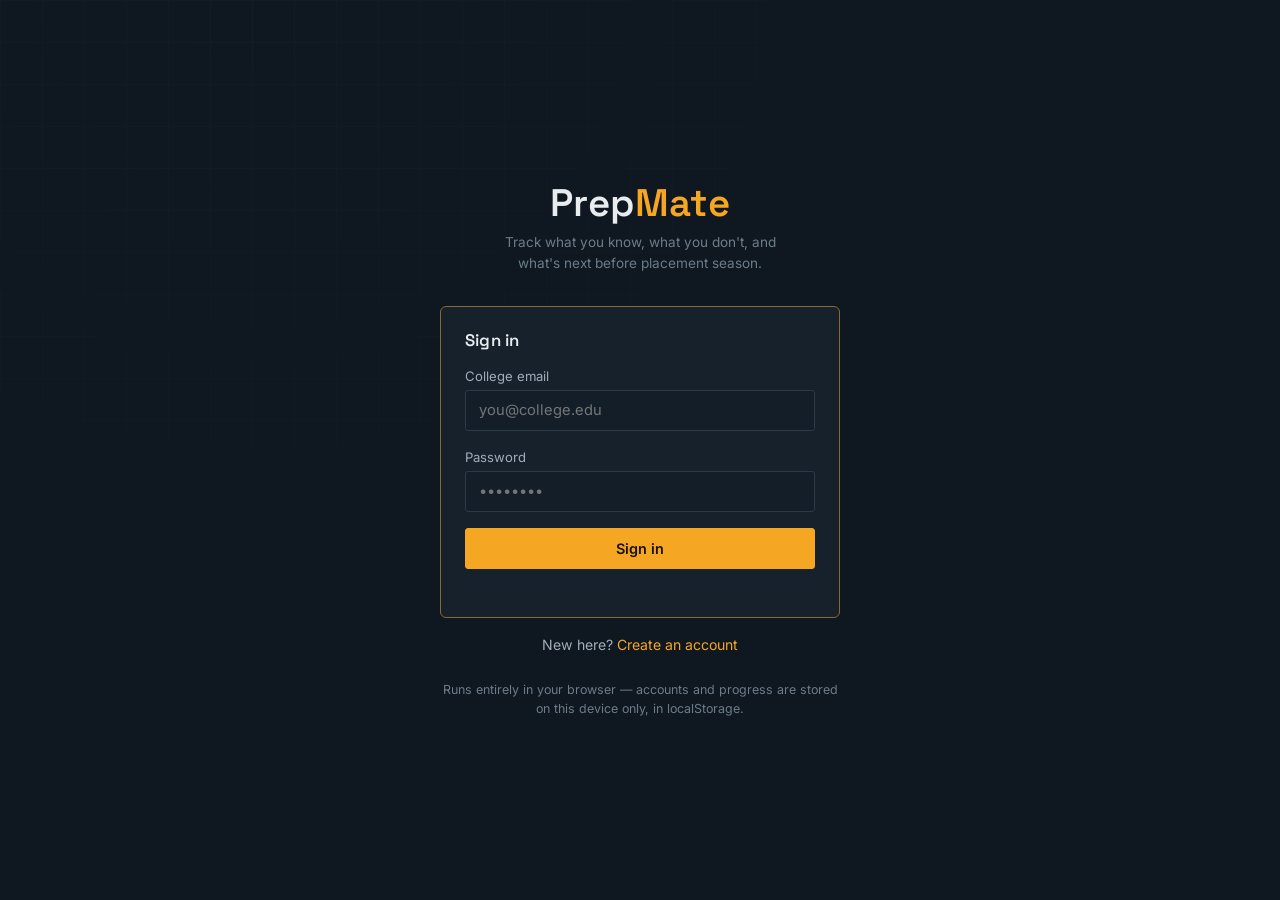
<file: interview.html>
<!doctype html>
<html lang="en">
<head>
<meta charset="UTF-8">
<meta name="viewport" content="width=device-width, initial-scale=1.0">
<title>PrepMate — Mock interview</title>
<link rel="preconnect" href="https://fonts.googleapis.com">
<link href="https://fonts.googleapis.com/css2?family=Space+Grotesk:wght@500;600;700&family=Inter:wght@400;500;600&family=JetBrains+Mono:wght@500;700&display=swap" rel="stylesheet">
<link rel="stylesheet" href="css/base.css">
<style>
  .track-tabs{ display:flex; gap: var(--s-2); margin-bottom: var(--s-5); }
  .track-tabs button{ background: var(--panel); }
  .track-tabs button.active{ background: var(--amber); color:#1A1200; border-color:var(--amber); }

  .flash-card{
    max-width: 620px;
    min-height: 220px;
    display:flex; flex-direction:column; justify-content:space-between;
  }
  .flash-q{ font-family: var(--f-display); font-size: 1.3rem; margin-bottom: var(--s-5); }
  .rate-row{ display:flex; gap: var(--s-2); align-items:center; flex-wrap:wrap; }
  .rate-btn{ width:42px; height:42px; padding:0; font-family:var(--f-mono); }
  .rate-btn.picked{ background: var(--amber); border-color: var(--amber); color:#1A1200; }
  .card-nav{ display:flex; justify-content:space-between; margin-top: var(--s-5); max-width:620px; }
  .progress-text{ font-family: var(--f-mono); font-size:.8rem; color: var(--text-faint); margin-bottom: var(--s-3); }
</style>
</head>
<body>
  <div class="app-shell">
    <nav class="deck-nav">
      <div class="brand">Prep<span class="dot">Mate</span></div>
      <div class="nav-links">
        <a href="dashboard.html">Dashboard</a>
        <a href="practice.html">Practice zone</a>
        <a href="interview.html" class="active">Mock interview</a>
        <a href="planner.html">Study planner</a>
        <a href="report.html">Progress report</a>
      </div>
      <div class="nav-foot">
        <span id="navUserName">—</span>
        <button class="btn-ghost btn-block" id="logoutBtn">Sign out</button>
      </div>
    </nav>

    <main class="deck-main">
      <header class="deck-header">
        <div>
          <div class="kicker">Mock interview</div>
          <h1>Answer out loud, then rate yourself</h1>
        </div>
      </header>
      <p style="max-width:60ch;">Read each question, actually say your answer out loud or write it down, then rate how confident that answer was. Honest ratings make your progress report useful.</p>

      <div class="track-tabs">
        <button data-track="hr" class="active">HR &amp; behavioural</button>
        <button data-track="technical">Technical</button>
      </div>

      <div class="progress-text" id="progressText"></div>

      <div class="panel flash-card">
        <div class="flash-q" id="flashQ"></div>
        <div>
          <p class="hint" style="margin-bottom:var(--s-2);">Rate your confidence in the answer you just gave:</p>
          <div class="rate-row" id="rateRow"></div>
        </div>
      </div>

      <div class="card-nav">
        <button class="btn" id="prevBtn">← Previous</button>
        <button class="btn btn-primary" id="nextBtn">Next →</button>
      </div>
    </main>
  </div>

  <script src="js/store.js"></script>
  <script src="js/content.js"></script>
  <script>
    Store.requireAuth();
    const user = Store.currentUser();
    document.getElementById("navUserName").textContent = user.name;
    document.getElementById("logoutBtn").addEventListener("click", ()=>{ Store.logout(); window.location.href="index.html"; });

    let track = "hr";
    let idx = 0;

    function currentQuestions(){ return INTERVIEW_QUESTIONS[track]; }

    function render(){
      const qs = currentQuestions();
      const q = qs[idx];
      document.getElementById("progressText").textContent = "QUESTION " + (idx+1) + " / " + qs.length;
      document.getElementById("flashQ").textContent = q.q;

      const data = Store.getData();
      const ratingsForQ = data.interviewRatings[q.id] || [];
      const lastRating = ratingsForQ.length ? ratingsForQ[ratingsForQ.length-1] : null;

      const rateRow = document.getElementById("rateRow");
      rateRow.innerHTML = "";
      for(let i=1;i<=5;i++){
        const b = document.createElement("button");
        b.className = "rate-btn" + (i===lastRating ? " picked" : "");
        b.textContent = i;
        b.addEventListener("click", ()=>{
          Store.rateInterviewQuestion(q.id, i);
          render();
        });
        rateRow.appendChild(b);
      }
    }

    document.querySelectorAll(".track-tabs button").forEach(btn=>{
      btn.addEventListener("click", ()=>{
        document.querySelectorAll(".track-tabs button").forEach(b=>b.classList.remove("active"));
        btn.classList.add("active");
        track = btn.dataset.track;
        idx = 0;
        render();
      });
    });

    document.getElementById("nextBtn").addEventListener("click", ()=>{
      const qs = currentQuestions();
      idx = (idx+1) % qs.length;
      render();
    });
    document.getElementById("prevBtn").addEventListener("click", ()=>{
      const qs = currentQuestions();
      idx = (idx-1+qs.length) % qs.length;
      render();
    });

    render();
  </script>
</body>
</html>
</file>
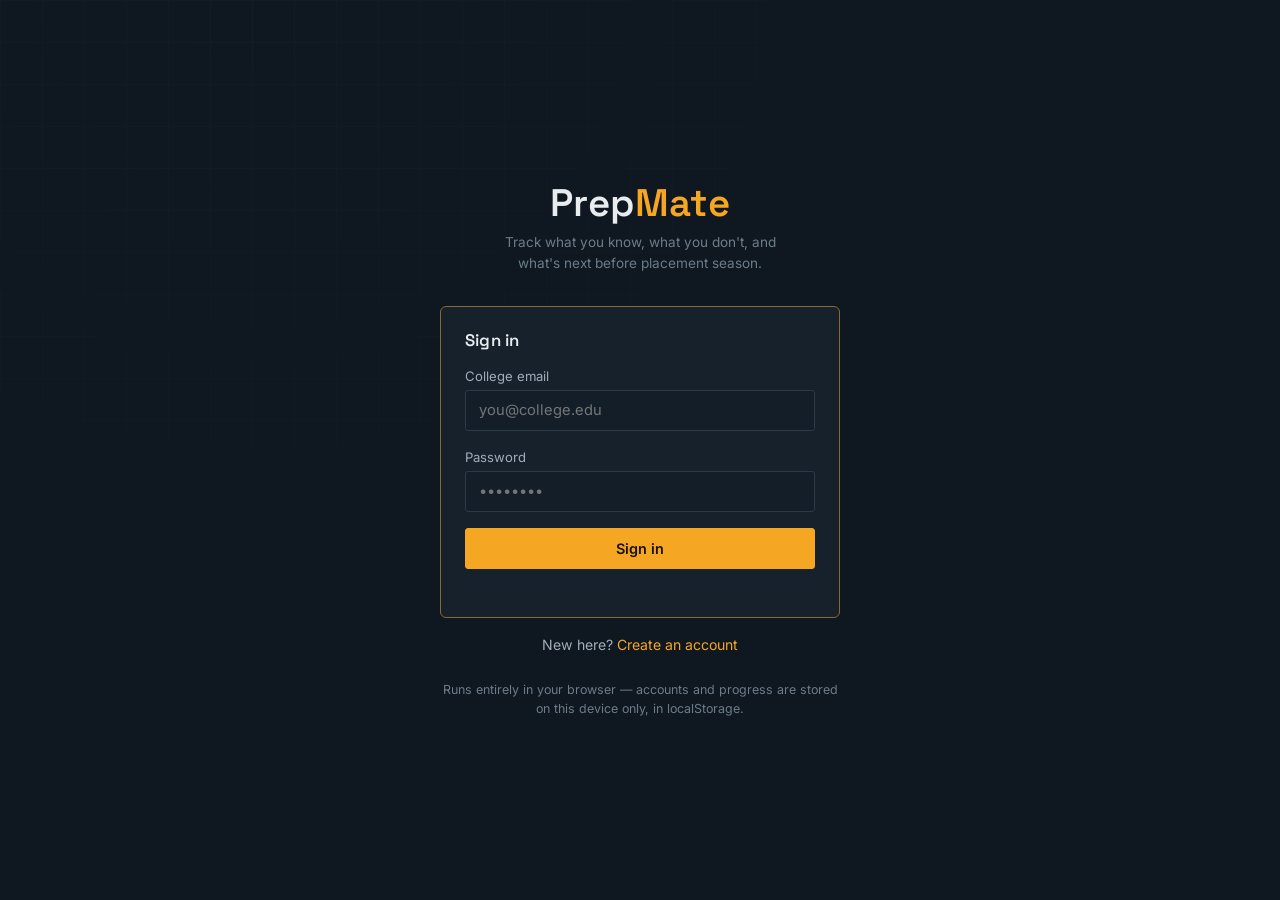
<file: planner.html>
<!doctype html>
<html lang="en">
<head>
<meta charset="UTF-8">
<meta name="viewport" content="width=device-width, initial-scale=1.0">
<title>PrepMate — Study planner</title>
<link rel="preconnect" href="https://fonts.googleapis.com">
<link href="https://fonts.googleapis.com/css2?family=Space+Grotesk:wght@500;600;700&family=Inter:wght@400;500;600&family=JetBrains+Mono:wght@500;700&display=swap" rel="stylesheet">
<link rel="stylesheet" href="css/base.css">
<style>
  .track-head{ display:flex; justify-content:space-between; align-items:center; margin-bottom: var(--s-3); }
  .track-head .pct{ font-family:var(--f-mono); color:var(--text-faint); font-size:.85rem; }
  .track-panel{ margin-bottom: var(--s-5); }
  .target-row{ display:flex; gap: var(--s-3); align-items:flex-end; flex-wrap:wrap; }
  .target-row .field{ margin-bottom:0; }
  .add-task-row{ display:flex; gap: var(--s-2); margin-top: var(--s-3); }
  .add-task-row input{ flex:1; }
  .remove-x{ background:transparent; border:none; color:var(--text-faint); cursor:pointer; padding: 0 var(--s-2); }
  .remove-x:hover{ color: var(--red); }
</style>
</head>
<body>
  <div class="app-shell">
    <nav class="deck-nav">
      <div class="brand">Prep<span class="dot">Mate</span></div>
      <div class="nav-links">
        <a href="dashboard.html">Dashboard</a>
        <a href="practice.html">Practice zone</a>
        <a href="interview.html">Mock interview</a>
        <a href="planner.html" class="active">Study planner</a>
        <a href="report.html">Progress report</a>
      </div>
      <div class="nav-foot">
        <span id="navUserName">—</span>
        <button class="btn-ghost btn-block" id="logoutBtn">Sign out</button>
      </div>
    </nav>

    <main class="deck-main">
      <header class="deck-header">
        <div>
          <div class="kicker">Study planner</div>
          <h1>Your placement roadmap</h1>
        </div>
      </header>

      <section class="panel" style="margin-bottom: var(--s-6); max-width:520px;">
        <h3>Target date</h3>
        <div class="target-row">
          <div class="field">
            <label for="targetDate">Placement drive / test date</label>
            <input type="date" id="targetDate">
          </div>
          <button class="btn btn-primary" id="saveDateBtn">Save</button>
        </div>
        <p class="hint" id="countdownText" style="margin-top:var(--s-3);"></p>
      </section>

      <div id="tracksContainer"></div>

      <section class="panel" style="margin-top: var(--s-6);">
        <div class="track-head">
          <h3 style="margin:0;">Readiness checklist</h3>
          <span class="pct" id="checklistPct"></span>
        </div>
        <div id="checklistContainer"></div>
      </section>
    </main>
  </div>

  <script src="js/store.js"></script>
  <script src="js/content.js"></script>
  <script>
    Store.requireAuth();
    const user = Store.currentUser();
    document.getElementById("navUserName").textContent = user.name;
    document.getElementById("logoutBtn").addEventListener("click", ()=>{ Store.logout(); window.location.href="index.html"; });

    function renderAll(){
      const data = Store.getData();

      // target date
      document.getElementById("targetDate").value = data.targetDate || "";
      if(data.targetDate){
        const days = Math.ceil((new Date(data.targetDate) - new Date()) / 86400000);
        document.getElementById("countdownText").textContent =
          days >= 0 ? days + " day" + (days===1?"":"s") + " remaining until your target date." : "Your target date has passed — set a new one when the next drive is announced.";
      }else{
        document.getElementById("countdownText").textContent = "Set a date to see a countdown on your dashboard.";
      }

      // roadmap tracks
      const tracksEl = document.getElementById("tracksContainer");
      tracksEl.innerHTML = "";
      PLANNER_TRACKS.forEach(track=>{
        const done = track.tasks.filter(t=>data.planner[t.id]).length;
        const pct = Math.round((done/track.tasks.length)*100);

        const wrap = document.createElement("div");
        wrap.className = "panel track-panel";
        wrap.innerHTML = `
          <div class="track-head">
            <h3 style="margin:0;">${track.title}</h3>
            <span class="pct">${done}/${track.tasks.length} · ${pct}%</span>
          </div>
          <div class="bar" style="margin-bottom:var(--s-3);"><span style="width:${pct}%"></span></div>
        `;
        const ul = document.createElement("div");
        track.tasks.forEach(t=>{
          const row = document.createElement("label");
          row.className = "check-row" + (data.planner[t.id] ? " done" : "");
          row.innerHTML = `<input type="checkbox" ${data.planner[t.id]?"checked":""} data-task="${t.id}"><span>${t.text}</span>`;
          ul.appendChild(row);
        });

        // custom tasks belonging to this track (only shown under the interview track's "profile" is separate;
        // we attach custom tasks to a dedicated section instead, appended after all tracks)
        wrap.appendChild(ul);
        tracksEl.appendChild(wrap);
      });

      // custom tasks panel
      const customWrap = document.createElement("div");
      customWrap.className = "panel track-panel";
      const customDone = data.customTasks.filter(t=>data.planner[t.id]).length;
      customWrap.innerHTML = `
        <div class="track-head">
          <h3 style="margin:0;">Your own tasks</h3>
          <span class="pct">${data.customTasks.length ? customDone+"/"+data.customTasks.length : "none yet"}</span>
        </div>
      `;
      const customList = document.createElement("div");
      data.customTasks.forEach(t=>{
        const row = document.createElement("div");
        row.className = "check-row" + (data.planner[t.id] ? " done" : "");
        row.innerHTML = `
          <input type="checkbox" ${data.planner[t.id]?"checked":""} data-task="${t.id}" id="cb_${t.id}">
          <label for="cb_${t.id}" style="flex:1;">${t.text}</label>
          <button class="remove-x" data-remove="${t.id}" title="Remove task">✕</button>
        `;
        customList.appendChild(row);
      });
      customWrap.appendChild(customList);
      const addRow = document.createElement("div");
      addRow.className = "add-task-row";
      addRow.innerHTML = `<input type="text" id="newTaskInput" placeholder="Add a task specific to your prep..."><button class="btn" id="addTaskBtn">Add</button>`;
      customWrap.appendChild(addRow);
      tracksEl.appendChild(customWrap);

      // checklist
      const checklistEl = document.getElementById("checklistContainer");
      checklistEl.innerHTML = "";
      CHECKLIST_ITEMS.forEach(item=>{
        const row = document.createElement("label");
        row.className = "check-row" + (data.checklist[item.id] ? " done" : "");
        row.innerHTML = `<input type="checkbox" ${data.checklist[item.id]?"checked":""} data-check="${item.id}"><span>${item.text}</span>`;
        checklistEl.appendChild(row);
      });
      const checklistDone = CHECKLIST_ITEMS.filter(i=>data.checklist[i.id]).length;
      document.getElementById("checklistPct").textContent = checklistDone + "/" + CHECKLIST_ITEMS.length;

      // wire up events (re-wired each render since we rebuild the DOM)
      document.querySelectorAll("[data-task]").forEach(cb=>{
        cb.addEventListener("change", ()=>{ Store.togglePlanner(cb.dataset.task); renderAll(); });
      });
      document.querySelectorAll("[data-check]").forEach(cb=>{
        cb.addEventListener("change", ()=>{ Store.toggleChecklist(cb.dataset.check); renderAll(); });
      });
      document.querySelectorAll("[data-remove]").forEach(btn=>{
        btn.addEventListener("click", ()=>{ Store.removeCustomTask(btn.dataset.remove); renderAll(); });
      });
      const addBtn = document.getElementById("addTaskBtn");
      if(addBtn){
        addBtn.addEventListener("click", ()=>{
          const input = document.getElementById("newTaskInput");
          const text = input.value.trim();
          if(text){ Store.addCustomTask(text); renderAll(); }
        });
      }
    }

    document.getElementById("saveDateBtn").addEventListener("click", ()=>{
      const val = document.getElementById("targetDate").value;
      Store.setTargetDate(val);
      renderAll();
    });

    renderAll();
  </script>
</body>
</html>
</file>
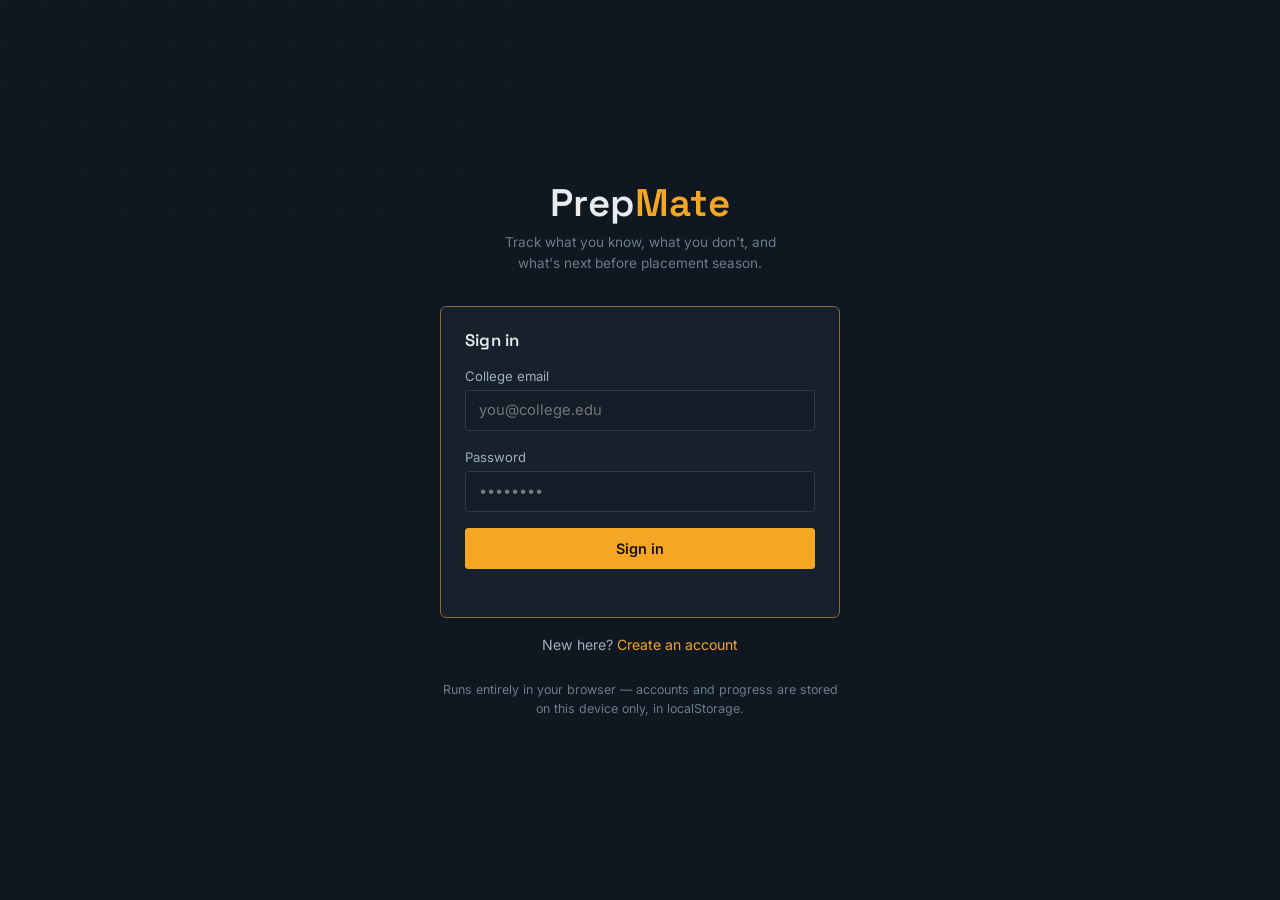
<file: practice.html>
<!DOCTYPE html>
<html lang="en">
<head>
  <meta charset="UTF-8">
  <meta name="viewport" content="width=device-width, initial-scale=1.0">
  <title>PrepMate | Practice Zone</title>

  <link rel="preconnect" href="https://fonts.googleapis.com">
  <link href="https://fonts.googleapis.com/css2?family=Space+Grotesk:wght@500;600;700&family=Inter:wght@400;500;600&family=JetBrains+Mono:wght@500;700&display=swap" rel="stylesheet">

  <link rel="stylesheet" href="css/base.css">

  <style>
    .practice-main {
      width: 100%;
      max-width: 1500px;
      margin: 0 auto;
    }

    .practice-intro {
      margin-bottom: 28px;
    }

    .practice-intro p {
      margin-top: 10px;
      color: var(--text-dim);
    }

    .section-title {
      margin: 32px 0 18px;
    }

    .section-title h2 {
      margin: 0 0 8px;
    }

    .section-title p {
      margin: 0;
      color: var(--text-dim);
      font-size: 13px;
    }

    .career-banner {
      display: flex;
      align-items: center;
      justify-content: space-between;
      flex-wrap: wrap;
      gap: 22px;
      padding: 26px;
      border: 1px solid var(--amber-dim);
      border-radius: 12px;
      background: linear-gradient(
        125deg,
        #292e2b,
        var(--panel)
      );
    }

    .career-banner-content {
      display: flex;
      align-items: center;
      gap: 18px;
      flex: 1;
      min-width: 0;
    }

    .career-banner-icon {
      display: grid;
      place-items: center;
      flex-shrink: 0;
      width: 65px;
      height: 65px;
      border: 1px solid var(--amber-dim);
      border-radius: 14px;
      background: rgba(245, 166, 35, .1);
      color: var(--amber);
      font-size: 30px;
    }

    .career-banner h2 {
      margin: 7px 0;
      overflow-wrap: anywhere;
    }

    .career-banner p {
      margin: 0;
      color: var(--text-dim);
      font-size: 13px;
      line-height: 1.7;
    }

    .career-actions {
      display: flex;
      align-items: center;
      flex-wrap: wrap;
      gap: 10px;
    }

    .career-actions .btn {
      text-align: center;
    }

    .category-grid {
      display: grid;
      grid-template-columns: repeat(2, minmax(0, 1fr));
      gap: 18px;
    }

    .cat-card {
      display: flex;
      flex-direction: column;
      align-items: flex-start;
      gap: 12px;
      min-width: 0;
      padding: 24px;
      cursor: pointer;
      transition:
        border-color .2s ease,
        transform .2s ease;
    }

    .cat-card:hover {
      border-color: var(--amber);
      transform: translateY(-3px);
    }

    .cat-card h3 {
      margin: 0;
    }

    .cat-card p {
      margin: 0;
      color: var(--text-dim);
      font-size: 13px;
      line-height: 1.7;
    }

    .cat-card .val {
      color: var(--amber);
      font: 700 26px var(--f-mono);
    }

    .cat-card .card-action {
      margin-top: auto;
      color: var(--amber);
      font-size: 13px;
      font-weight: 600;
    }

    .career-quiz-card {
      margin-top: 20px;
      border-color: var(--amber-dim);
    }

    #quizArea,
    #resultArea {
      display: none;
      max-width: 750px;
      margin: 24px auto 0;
    }

    .quiz-panel {
      padding: 28px;
    }

    .quiz-top {
      display: flex;
      justify-content: space-between;
      align-items: center;
      flex-wrap: wrap;
      gap: 12px;
      margin-bottom: 22px;
    }

    .q-progress {
      color: var(--text-faint);
      font: 600 12px var(--f-mono);
    }

    .quiz-progress-track {
      height: 7px;
      margin-bottom: 28px;
      overflow: hidden;
      border-radius: 10px;
      background: var(--ink);
    }

    #quizProgressFill {
      width: 0;
      height: 100%;
      border-radius: 10px;
      background: var(--amber);
      transition: width .3s ease;
    }

    #qText {
      margin-bottom: 25px;
      font-size: clamp(19px, 2.5vw, 25px);
      line-height: 1.5;
    }

    .option-btn {
      display: block;
      width: 100%;
      margin-bottom: 12px;
      padding: 16px;
      border: 1px solid var(--line);
      border-radius: 8px;
      background: var(--ink-2);
      color: var(--text);
      font: inherit;
      text-align: left;
      cursor: pointer;
      transition: border-color .15s ease;
    }

    .option-btn:not(:disabled):hover {
      border-color: var(--amber);
    }

    .option-btn.correct {
      border-color: var(--green);
      color: var(--green);
      background: rgba(52, 211, 153, .08);
    }

    .option-btn.wrong {
      border-color: var(--red);
      color: var(--red);
      background: rgba(239, 68, 68, .08);
    }

    .option-btn:disabled {
      cursor: default;
    }

    .answer-feedback {
      min-height: 24px;
      margin-top: 16px;
      font-size: 13px;
      font-weight: 600;
    }

    .answer-feedback.correct {
      color: var(--green);
    }

    .answer-feedback.wrong {
      color: var(--red);
    }

    .result-panel {
      padding: 35px;
      text-align: center;
    }

    .result-score {
      margin: 20px 0;
      color: var(--amber);
      font: 700 48px var(--f-mono);
    }

    .result-actions {
      display: flex;
      justify-content: center;
      flex-wrap: wrap;
      gap: 12px;
      margin-top: 25px;
    }

    .back-btn {
      border: 0;
      background: transparent;
      color: var(--text-dim);
      font: inherit;
      cursor: pointer;
    }

    .back-btn:hover {
      color: var(--amber);
    }

    .mobile-menu {
      display: none;
    }

    .mobile-logout {
      display: none;
    }

    @media (max-width: 820px) {
      .deck-nav {
        flex-wrap: wrap;
      }

      .mobile-menu {
        display: block;
        margin-left: auto;
      }

      .deck-nav .nav-links {
        display: none;
        width: 100%;
        order: 3;
      }

      .deck-nav .nav-links.open {
        display: flex;
      }

      .deck-nav .nav-foot {
        display: none;
      }

      .deck-nav .nav-links.open .mobile-logout {
        display: block;
        width: 100%;
        padding: 12px 16px;
        border: 0;
        background: transparent;
        color: var(--text-dim);
        font: inherit;
        text-align: left;
        cursor: pointer;
      }
    }

    @media (max-width: 650px) {
      .category-grid {
        grid-template-columns: 1fr;
      }

      .career-banner-content {
        flex-direction: column;
        align-items: flex-start;
      }

      .career-actions {
        width: 100%;
      }

      .career-actions .btn {
        flex: 1;
      }

      .quiz-panel,
      .result-panel {
        padding: 20px;
      }
    }

    @media (prefers-reduced-motion: reduce) {
      .cat-card,
      .option-btn,
      #quizProgressFill {
        transition: none;
      }
    }
  </style>
</head>

<body>
<div class="app-shell">

  <nav class="deck-nav" aria-label="Main navigation">
    <div class="brand">
      Prep<span class="dot">Mate</span>
    </div>

    <button id="menuBtn"
            class="mobile-menu"
            type="button"
            aria-controls="navLinks"
            aria-expanded="false">
      â˜° Menu
    </button>

    <div class="nav-links" id="navLinks">
      <a href="dashboard.html">â—ˆ Dashboard</a>
      <a href="career.html">â—Ž Career Path</a>
      <a href="practice.html" class="active">
        â—‡ Practice Zone
      </a>
      <a href="firedrill.html">⚡ FireDrill</a>
      <a href="interview.html">â—Ž Mock Interview</a>
      <a href="planner.html">â–¤ Study Planner</a>
      <a href="report.html">â–¥ Progress Report</a>

      <button id="mobileLogoutBtn"
              class="mobile-logout"
              type="button">
        â†ª Sign out
      </button>
    </div>

    <div class="nav-foot">
      <span id="navUserName">Student</span>

      <button id="logoutBtn"
              class="btn-ghost btn-block"
              type="button">
        Sign out
      </button>
    </div>
  </nav>

  <main class="deck-main practice-main">

    <header class="deck-header practice-intro">
      <div>
        <div class="kicker">
          YOUR PLACEMENT PREPARATION
        </div>

        <h1>Practice Zone</h1>

        <p>
          Strengthen your fundamentals and prepare
          for your chosen career.
        </p>
      </div>
    </header>

    <!-- CATEGORY SELECTION -->
    <div id="selectionArea">

      <!-- CAREER BANNER -->
      <section class="career-banner">
        <div class="career-banner-content">

          <div class="career-banner-icon"
               id="careerIcon">
            â—Ž
          </div>

          <div>
            <span class="kicker">
              PERSONALIZED PRACTICE
            </span>

            <h2 id="careerName">
              Choose your career
            </h2>

            <p id="careerDescription">
              Select a career to unlock
              role-specific practice questions.
            </p>
          </div>
        </div>

        <div class="career-actions">
          <a href="career.html"
             class="btn"
             id="changeCareerBtn">
            Choose Career
          </a>

          <button id="startCareerBtn"
                  class="btn btn-primary"
                  type="button"
                  disabled>
            Start Career Quiz â†’
          </button>
        </div>
      </section>

      <!-- GENERAL CATEGORIES -->
      <div class="section-title">
        <span class="kicker">
          PLACEMENT FUNDAMENTALS
        </span>

        <h2>General Practice</h2>

        <p>
          These categories are available
          for every career path.
        </p>
      </div>

      <div class="category-grid"
           id="categoryGrid">
      </div>

      <!-- CAREER PRACTICE DETAILS -->
      <section class="panel career-quiz-card"
               id="careerQuizInfo">
        <span class="kicker">
          YOUR SPECIALIZATION
        </span>

        <h3 id="careerQuizTitle">
          Career-Specific Practice
        </h3>

        <p id="careerQuizDescription">
          Select your career path to unlock
          specialized questions.
        </p>

        <div id="careerTopicTags"
             style="display:flex; flex-wrap:wrap;
                    gap:8px; margin-top:18px;">
        </div>
      </section>

    </div>

    <!-- ACTIVE QUIZ -->
    <section id="quizArea"
             aria-label="Active quiz">

      <div class="panel quiz-panel">

        <div class="quiz-top">
          <span class="q-progress"
                id="qProgress">
          </span>

          <button id="exitQuizBtn"
                  class="back-btn"
                  type="button">
            â† Exit Quiz
          </button>
        </div>

        <div class="quiz-progress-track">
          <div id="quizProgressFill"></div>
        </div>

        <h2 id="qText"></h2>

        <div id="qOptions"></div>

        <p id="answerFeedback"
           class="answer-feedback"
           aria-live="polite">
        </p>

      </div>
    </section>

    <!-- RESULTS -->
    <section id="resultArea"
             aria-label="Quiz result">

      <div class="panel result-panel">

        <span class="kicker">
          QUIZ COMPLETED
        </span>

        <h2 id="resultTitle">
          Your Result
        </h2>

        <div class="result-score"
             id="resultScore">
        </div>

        <p id="resultPercentage"></p>

        <p id="resultMsg"></p>

        <div class="result-actions">
          <button id="retryBtn"
                  class="btn btn-primary"
                  type="button">
            Try Again
          </button>

          <button id="backToCategoriesBtn"
                  class="btn"
                  type="button">
            Back to Categories
          </button>

          <a href="report.html"
             class="btn">
            View Report â†’
          </a>
        </div>

      </div>
    </section>

  </main>
</div>

<script src="js/store.js"></script>
<script src="js/content.js"></script>
<script src="js/career.js"></script>
<script src="js/readiness.js"></script>

<script>
(function () {
  "use strict";

  Store.requireAuth();

  const user = Store.currentUser();
  if (!user) return;

  const $ = id => document.getElementById(id);

  $("navUserName").textContent =
    user.name || "Student";

  function logout() {
    Store.logout();
    window.location.href = "index.html";
  }

  $("logoutBtn").addEventListener("click", logout);
  $("mobileLogoutBtn").addEventListener("click", logout);

  $("menuBtn").addEventListener("click", () => {
    const open = $("navLinks").classList.toggle("open");

    $("menuBtn").setAttribute(
      "aria-expanded",
      String(open)
    );
  });

  // =====================================
  // CAREER SELECTION
  // =====================================

  const careers =
    typeof CAREER_PATHS !== "undefined"
      ? CAREER_PATHS
      : [];

  const selectedCareer = careers.find(
    career => career.id === user.careerId
  );

  const careerBank =
    typeof CAREER_QUIZ_BANK !== "undefined"
      ? CAREER_QUIZ_BANK
      : {};

  const careerQuestions = selectedCareer
    ? careerBank[selectedCareer.id] || []
    : [];

  if (selectedCareer) {
    $("careerIcon").textContent =
      selectedCareer.icon || "â—Ž";

    $("careerName").textContent =
      selectedCareer.name;

    $("careerDescription").textContent =
      selectedCareer.description;

    $("changeCareerBtn").textContent =
      "Change Career";

    $("careerQuizTitle").textContent =
      selectedCareer.name + " Practice";

    $("careerQuizDescription").textContent =
      careerQuestions.length
        ? careerQuestions.length +
          " specialized questions covering key skills."
        : "Specialized questions for this career " +
          "are not available yet.";

    const tags = $("careerTopicTags");

    (selectedCareer.skills || []).forEach(skill => {
      const tag = document.createElement("span");

      tag.className = "tag";
      tag.textContent = skill;

      tags.appendChild(tag);
    });

    if (careerQuestions.length) {
      $("startCareerBtn").disabled = false;

      $("startCareerBtn").textContent =
        "Start Career Quiz â†’";
    } else {
      $("startCareerBtn").textContent =
        "Coming Soon";
    }
  }

  // =====================================
  // GENERAL QUIZ CATEGORIES
  // =====================================

  const grid = $("categoryGrid");

  const categoryDescriptions = {
    aptitude:
      "Practice percentages, ratios, averages, " +
      "speed, time and logical calculations.",

    technical:
      "Revise computer science fundamentals, " +
      "DBMS, operating systems and networking.",

    coding_logic:
      "Build programming logic and improve " +
      "your problem-solving skills.",

    verbal:
      "Improve grammar, vocabulary and " +
      "professional communication."
  };

  Object.keys(QUIZ_BANK).forEach(category => {
    const data = Store.getData();

    const average =
      Readiness.quizAverageByCategory(
        data,
        category
      );

    const card = document.createElement("button");
    card.type = "button";
    card.className = "panel cat-card";

    const count = document.createElement("span");
    count.className = "tag tag-amber";
    count.textContent =
      QUIZ_BANK[category].length + " questions";

    const title = document.createElement("h3");
    title.textContent =
      QUIZ_CATEGORY_LABELS[category];

    const description = document.createElement("p");
    description.textContent =
      categoryDescriptions[category] ||
      "Practice your placement skills.";

    const result = document.createElement("span");
    result.className = "val";

    result.textContent =
      average === null
        ? "â€”"
        : average + "%";

    const action = document.createElement("span");
    action.className = "card-action";
    action.textContent =
      average === null
        ? "Start Practice â†’"
        : "Practice Again â†’";

    card.append(
      count,
      title,
      description,
      result,
      action
    );

    card.addEventListener("click", () => {
      startQuiz(
        category,
        QUIZ_BANK[category],
        QUIZ_CATEGORY_LABELS[category],
        false
      );
    });

    grid.appendChild(card);
  });

  // =====================================
  // QUIZ ENGINE
  // =====================================

  let current = {
    category: null,
    title: "",
    index: 0,
    score: 0,
    questions: [],
    isCareerQuiz: false,
    answering: false
  };

  let nextQuestionTimer = null;

  function showArea(areaId) {
    ["selectionArea", "quizArea", "resultArea"]
      .forEach(id => {
        $(id).style.display =
          id === areaId ? "block" : "none";
      });

    window.scrollTo({
      top: 0,
      behavior: "smooth"
    });
  }

  function startQuiz(
    category,
    questions,
    title,
    isCareerQuiz
  ) {
    if (!questions || !questions.length) {
      return;
    }

    clearTimeout(nextQuestionTimer);

    current = {
      category,
      title,
      index: 0,
      score: 0,
      questions: [...questions],
      isCareerQuiz,
      answering: false
    };

    showArea("quizArea");
    renderQuestion();
  }

  function renderQuestion() {
    const question =
      current.questions[current.index];

    if (!question) return;

    current.answering = false;

    $("qProgress").textContent =
      current.title.toUpperCase() +
      " â€” QUESTION " +
      (current.index + 1) +
      " / " +
      current.questions.length;

    $("quizProgressFill").style.width =
      (current.index / current.questions.length) *
      100 + "%";

    $("qText").textContent = question.q;

    $("answerFeedback").textContent = "";
    $("answerFeedback").className =
      "answer-feedback";

    const options = $("qOptions");
    options.replaceChildren();

    question.options.forEach((option, index) => {
      const button = document.createElement("button");

      button.type = "button";
      button.className = "option-btn";
      button.textContent = option;

      button.addEventListener("click", () => {
        selectAnswer(index);
      });

      options.appendChild(button);
    });
  }

  function selectAnswer(index) {
    if (current.answering) return;

    current.answering = true;

    const question =
      current.questions[current.index];

    const buttons = [
      ...$("qOptions").querySelectorAll(
        ".option-btn"
      )
    ];

    buttons.forEach(button => {
      button.disabled = true;
    });

    buttons[question.a].classList.add("correct");

    if (index === question.a) {
      current.score++;

      $("answerFeedback").textContent =
        "Correct answer!";

      $("answerFeedback").classList.add(
        "correct"
      );
    } else {
      buttons[index].classList.add("wrong");

      $("answerFeedback").textContent =
        "Correct answer: " +
        question.options[question.a];

      $("answerFeedback").classList.add(
        "wrong"
      );
    }

    nextQuestionTimer = setTimeout(() => {
      current.index++;

      if (
        current.index <
        current.questions.length
      ) {
        renderQuestion();
      } else {
        finishQuiz();
      }
    }, 1100);
  }

  function finishQuiz() {
    clearTimeout(nextQuestionTimer);

    const total = current.questions.length;

    const percentage = Math.round(
      current.score / total * 100
    );

    // Career questions are recorded under technical
    // to remain compatible with the current Readiness
    // and Progress Report implementations.
    const savedCategory = current.isCareerQuiz
      ? "technical"
      : current.category;

    Store.recordQuiz(
      savedCategory,
      current.score,
      total
    );

    $("resultTitle").textContent =
      current.title + " Result";

    $("resultScore").textContent =
      current.score + " / " + total;

    $("resultPercentage").textContent =
      percentage + "% correct";

    let message;

    if (percentage >= 75) {
      message =
        "Strong round! Keep practicing to " +
        "maintain your progress.";
    } else if (percentage >= 45) {
      message =
        "Good progress. Review the topics " +
        "you missed and try again.";
    } else {
      message =
        "Focus on the fundamentals and " +
        "retry this quiz after revision.";
    }

    $("resultMsg").textContent =
      message +
      " Your score has been saved to " +
      "your progress report.";

    showArea("resultArea");
  }

  // =====================================
  // BUTTON EVENTS
  // =====================================

  $("startCareerBtn").addEventListener(
    "click",
    () => {
      if (!selectedCareer) return;

      startQuiz(
        "technical",
        careerQuestions,
        selectedCareer.name,
        true
      );
    }
  );

  $("retryBtn").addEventListener(
    "click",
    () => {
      startQuiz(
        current.category,
        current.questions,
        current.title,
        current.isCareerQuiz
      );
    }
  );

  $("exitQuizBtn").addEventListener(
    "click",
    () => {
      clearTimeout(nextQuestionTimer);
      showArea("selectionArea");
    }
  );

  $("backToCategoriesBtn").addEventListener(
    "click",
    () => {
      showArea("selectionArea");
    }
  );

})();
</script>

</body>
</html>
</file>
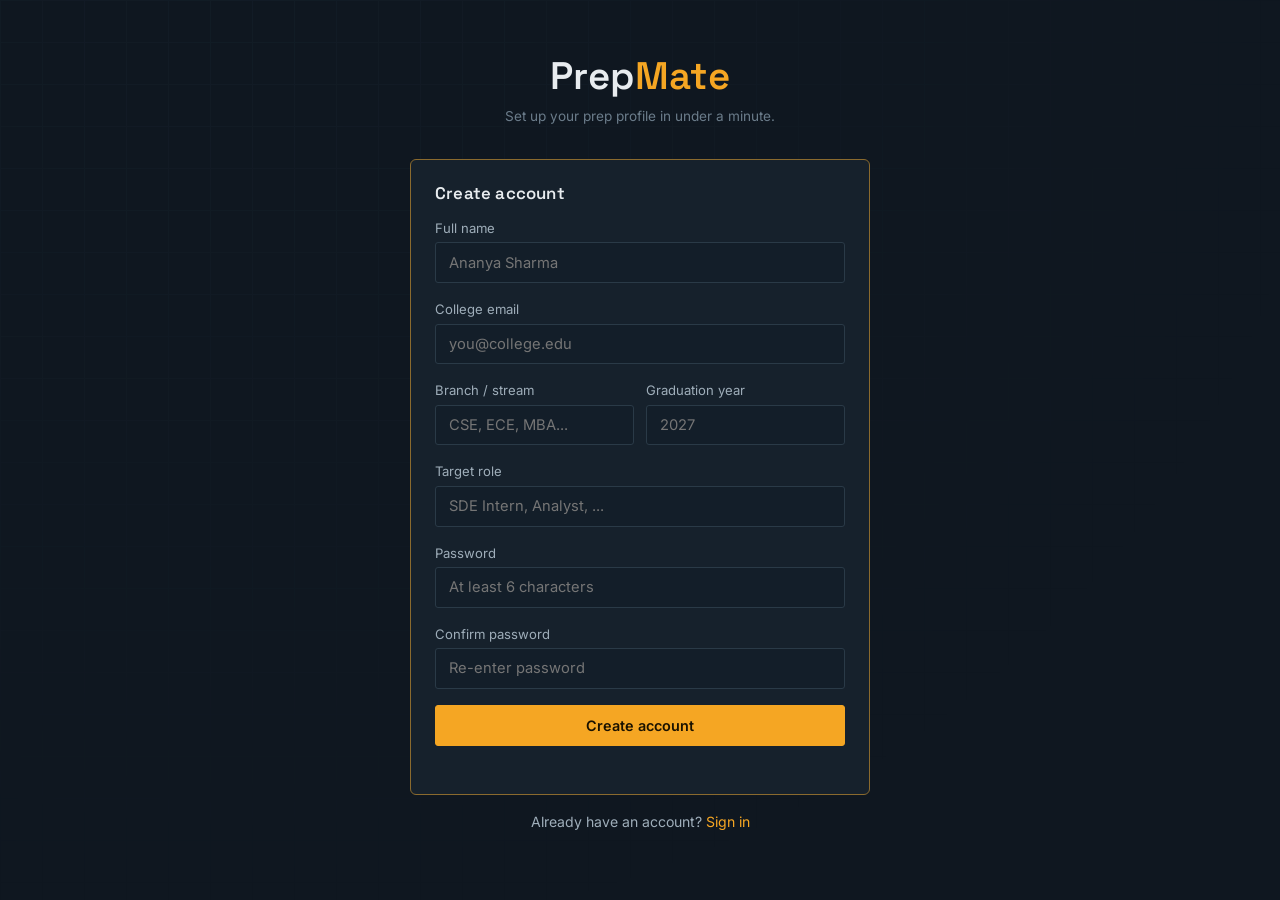
<file: signup.html>
<!doctype html>
<html lang="en">
<head>
<meta charset="UTF-8">
<meta name="viewport" content="width=device-width, initial-scale=1.0">
<title>PrepMate — Create account</title>
<link rel="preconnect" href="https://fonts.googleapis.com">
<link href="https://fonts.googleapis.com/css2?family=Space+Grotesk:wght@500;600;700&family=Inter:wght@400;500;600&family=JetBrains+Mono:wght@500;700&display=swap" rel="stylesheet">
<link rel="stylesheet" href="css/base.css">
<style>
  .gate-card{ width: 100%; max-width: 460px; }
  .gate-brand{ text-align:center; margin-bottom: var(--s-6); }
  .gate-brand .dot{ color: var(--amber); }
  .gate-foot{ text-align:center; margin-top: var(--s-4); font-size: .88rem; color: var(--text-dim); }
</style>
</head>
<body>
  <main class="gate">
    <div class="gate-card">
      <div class="gate-brand">
        <h1 style="margin-bottom:0;">Prep<span class="dot">Mate</span></h1>
        <p style="max-width:34ch;margin:var(--s-2) auto 0;color:var(--text-faint);font-size:.85rem;">Set up your prep profile in under a minute.</p>
      </div>

      <form class="panel panel-amber" id="signupForm" novalidate>
        <h3 style="margin-bottom: var(--s-4);">Create account</h3>

        <div class="field">
          <label for="name">Full name</label>
          <input id="name" type="text" placeholder="Ananya Sharma" required>
        </div>

        <div class="field">
          <label for="email">College email</label>
          <input id="email" type="email" autocomplete="username" placeholder="you@college.edu" required>
        </div>

        <div class="field-row">
          <div class="field">
            <label for="branch">Branch / stream</label>
            <input id="branch" type="text" placeholder="CSE, ECE, MBA...">
          </div>
          <div class="field">
            <label for="gradYear">Graduation year</label>
            <input id="gradYear" type="number" placeholder="2027" min="2024" max="2032">
          </div>
        </div>

        <div class="field">
          <label for="targetRole">Target role</label>
          <input id="targetRole" type="text" placeholder="SDE Intern, Analyst, ...">
        </div>

        <div class="field">
          <label for="password">Password</label>
          <input id="password" type="password" autocomplete="new-password" placeholder="At least 6 characters" required minlength="6">
        </div>

        <div class="field">
          <label for="password2">Confirm password</label>
          <input id="password2" type="password" autocomplete="new-password" placeholder="Re-enter password" required minlength="6">
        </div>

        <button type="submit" class="btn-primary btn-block">Create account</button>
        <p class="error-msg" id="signupError" role="alert"></p>
      </form>

      <p class="gate-foot">Already have an account? <a href="index.html">Sign in</a></p>
    </div>
  </main>

  <script src="js/store.js"></script>
  <script>
    if(Store.currentUserEmail()){ window.location.href = "dashboard.html"; }

    const form = document.getElementById("signupForm");
    const errorEl = document.getElementById("signupError");

    form.addEventListener("submit", (e)=>{
      e.preventDefault();
      errorEl.textContent = "";

      const name = document.getElementById("name").value.trim();
      const email = document.getElementById("email").value.trim();
      const branch = document.getElementById("branch").value.trim();
      const gradYear = document.getElementById("gradYear").value.trim();
      const targetRole = document.getElementById("targetRole").value.trim();
      const password = document.getElementById("password").value;
      const password2 = document.getElementById("password2").value;

      if(!name || !email || !password){
        errorEl.textContent = "Please fill in your name, email and password.";
        return;
      }
      if(password.length < 6){
        errorEl.textContent = "Password should be at least 6 characters.";
        return;
      }
      if(password !== password2){
        errorEl.textContent = "Passwords do not match.";
        return;
      }

      const result = Store.signup({ name, email, password, branch, gradYear, targetRole });
      if(result.ok){
        Store.login(email, password);
        window.location.href = "dashboard.html";
      }else{
        errorEl.textContent = result.error;
      }
    });
  </script>
</body>
</html>
</file>
<file: css/base.css>
/* ==========================================================================
   PrepMate — design tokens
   Concept: a mission-control deck for placement prep. Dark instrument panel,
   amber signal accent, mono readouts for numbers, condensed display type for
   headings. Not a SaaS card kit — panels vary in shape and weight.
   ========================================================================== */

:root{
  /* color */
  --ink:        #0F1720;
  --ink-2:      #131E29;
  --panel:      #16212C;
  --panel-2:    #1C2934;
  --line:       #2A3A47;
  --line-soft:  #21303C;
  --text:       #E8ECEF;
  --text-dim:   #9FAEBA;
  --text-faint: #6B7C8A;
  --amber:      #F5A623;
  --amber-dim:  #8A6A2E;
  --green:      #3ED598;
  --green-dim:  #1F6E4F;
  --red:        #FF6B6B;
  --red-dim:    #7A3636;
  --blue:       #5AA9E6;

  /* type */
  --f-display: "Space Grotesk", "Arial Narrow", sans-serif;
  --f-body:    "Inter", -apple-system, BlinkMacSystemFont, sans-serif;
  --f-mono:    "JetBrains Mono", ui-monospace, SFMono-Regular, monospace;

  /* scale */
  --s-1: .25rem;
  --s-2: .5rem;
  --s-3: .75rem;
  --s-4: 1rem;
  --s-5: 1.5rem;
  --s-6: 2rem;
  --s-7: 3rem;
  --s-8: 4.5rem;

  --radius: 3px;
  --radius-lg: 6px;
}

*{ box-sizing: border-box; }
html{ scroll-behavior: smooth; }

body{
  margin: 0;
  background: var(--ink);
  color: var(--text);
  font-family: var(--f-body);
  font-size: 15px;
  line-height: 1.55;
  -webkit-font-smoothing: antialiased;
}

/* faint instrument grid behind everything */
body::before{
  content: "";
  position: fixed;
  inset: 0;
  z-index: 0;
  pointer-events: none;
  background-image:
    linear-gradient(var(--line-soft) 1px, transparent 1px),
    linear-gradient(90deg, var(--line-soft) 1px, transparent 1px);
  background-size: 42px 42px;
  opacity: .22;
  mask-image: radial-gradient(ellipse at 20% 0%, black, transparent 75%);
}

h1,h2,h3,h4{
  font-family: var(--f-display);
  font-weight: 600;
  line-height: 1.1;
  margin: 0 0 var(--s-3);
  letter-spacing: .2px;
}
h1{ font-size: clamp(1.8rem, 3vw, 2.6rem); }
h2{ font-size: 1.4rem; }
h3{ font-size: 1.05rem; }

p{ margin: 0 0 var(--s-3); color: var(--text-dim); max-width: 62ch; }
a{ color: var(--amber); text-decoration: none; }
a:hover{ text-decoration: underline; }

.mono{ font-family: var(--f-mono); }

/* readout: a big number with a caption under it */
.readout{
  font-family: var(--f-mono);
  font-weight: 700;
  color: var(--text);
  font-variant-numeric: tabular-nums;
}

/* ---------- layout shells ---------- */
.gate{
  position: relative;
  z-index: 1;
  min-height: 100vh;
  display: grid;
  place-items: center;
  padding: var(--s-6) var(--s-4);
}

.app-shell{
  position: relative;
  z-index: 1;
  min-height: 100vh;
  display: grid;
  grid-template-columns: 220px 1fr;
}

@media (max-width: 820px){
  .app-shell{ grid-template-columns: 1fr; }
}

/* ---------- sidebar ---------- */
.deck-nav{
  border-right: 1px solid var(--line);
  background: var(--ink-2);
  padding: var(--s-5) var(--s-4);
  display: flex;
  flex-direction: column;
  gap: var(--s-6);
}
@media (max-width: 820px){
  .deck-nav{
    border-right: none;
    border-bottom: 1px solid var(--line);
    flex-direction: row;
    align-items: center;
    justify-content: space-between;
    padding: var(--s-3) var(--s-4);
  }
  .deck-nav .nav-links{ display: none; }
}

.brand{
  display: flex;
  align-items: baseline;
  gap: var(--s-2);
  font-family: var(--f-display);
  font-weight: 700;
  font-size: 1.15rem;
}
.brand .dot{ color: var(--amber); }

.nav-links{ display: flex; flex-direction: column; gap: var(--s-1); }
.nav-links a{
  color: var(--text-dim);
  padding: var(--s-2) var(--s-3);
  border-radius: var(--radius);
  border-left: 2px solid transparent;
  font-size: .92rem;
}
.nav-links a:hover{ color: var(--text); text-decoration: none; background: var(--panel); }
.nav-links a.active{
  color: var(--text);
  border-left-color: var(--amber);
  background: var(--panel);
}

.nav-foot{ margin-top: auto; font-size: .8rem; color: var(--text-faint); }
.nav-foot button{
  width: 100%;
  margin-top: var(--s-3);
}

.deck-main{ padding: var(--s-6) var(--s-6) var(--s-8); position: relative; z-index:1; }
@media (max-width: 820px){ .deck-main{ padding: var(--s-5) var(--s-4) var(--s-7); } }

.deck-header{
  display: flex;
  justify-content: space-between;
  align-items: flex-end;
  gap: var(--s-4);
  margin-bottom: var(--s-6);
  flex-wrap: wrap;
}
.deck-header .kicker{
  color: var(--text-faint);
  font-size: .78rem;
  margin-bottom: var(--s-1);
}

/* ---------- panels (varied, not a uniform card kit) ---------- */
.panel{
  background: var(--panel);
  border: 1px solid var(--line);
  border-radius: var(--radius-lg);
  padding: var(--s-5);
}
.panel-tight{ padding: var(--s-4); }
.panel-amber{ border-color: var(--amber-dim); }

.grid{ display: grid; gap: var(--s-5); }
.grid-3{ grid-template-columns: repeat(3, 1fr); }
.grid-2{ grid-template-columns: repeat(2, 1fr); }
@media (max-width: 900px){ .grid-3{ grid-template-columns: 1fr 1fr; } }
@media (max-width: 620px){ .grid-3, .grid-2{ grid-template-columns: 1fr; } }

/* ---------- forms ---------- */
label{ display:block; font-size:.82rem; color: var(--text-dim); margin-bottom: var(--s-1); }
input, select, textarea{
  width: 100%;
  background: var(--ink-2);
  border: 1px solid var(--line);
  color: var(--text);
  padding: .65rem .8rem;
  border-radius: var(--radius);
  font-family: var(--f-body);
  font-size: .92rem;
}
input:focus, select:focus, textarea:focus, button:focus-visible, a:focus-visible{
  outline: 2px solid var(--amber);
  outline-offset: 1px;
}
.field{ margin-bottom: var(--s-4); }
.field-row{ display: flex; gap: var(--s-3); }
.field-row > *{ flex: 1; }

button, .btn{
  font-family: var(--f-body);
  font-weight: 600;
  font-size: .9rem;
  padding: .68rem 1.1rem;
  border-radius: var(--radius);
  border: 1px solid var(--line);
  background: var(--panel-2);
  color: var(--text);
  cursor: pointer;
  transition: transform .08s ease, border-color .15s ease;
}
button:hover, .btn:hover{ border-color: var(--text-faint); }
button:active{ transform: translateY(1px); }

.btn-primary{
  background: var(--amber);
  border-color: var(--amber);
  color: #1A1200;
}
.btn-primary:hover{ background: #ffb339; border-color: #ffb339; }

.btn-ghost{ background: transparent; }
.btn-block{ width: 100%; }
.btn-danger{ border-color: var(--red-dim); color: var(--red); background: transparent; }

.error-msg{
  color: var(--red);
  font-size: .85rem;
  margin: var(--s-2) 0 0;
  min-height: 1.2em;
}
.hint{ color: var(--text-faint); font-size: .8rem; }

/* ---------- misc components ---------- */
.tag{
  display:inline-block;
  font-family: var(--f-mono);
  font-size: .72rem;
  padding: .2rem .5rem;
  border-radius: var(--radius);
  border: 1px solid var(--line);
  color: var(--text-dim);
}
.tag-green{ color: var(--green); border-color: var(--green-dim); }
.tag-amber{ color: var(--amber); border-color: var(--amber-dim); }
.tag-red{ color: var(--red); border-color: var(--red-dim); }

.bar{
  height: 8px;
  background: var(--ink-2);
  border-radius: 4px;
  overflow: hidden;
  border: 1px solid var(--line-soft);
}
.bar > span{ display:block; height:100%; background: var(--amber); }

hr{ border: none; border-top: 1px solid var(--line); margin: var(--s-5) 0; }

.empty{
  text-align:center;
  padding: var(--s-7) var(--s-4);
  color: var(--text-faint);
  border: 1px dashed var(--line);
  border-radius: var(--radius-lg);
}

.list-clean{ list-style:none; margin:0; padding:0; }
.list-clean li{ padding: var(--s-3) 0; border-bottom: 1px solid var(--line-soft); }
.list-clean li:last-child{ border-bottom:none; }

.check-row{ display:flex; align-items:flex-start; gap: var(--s-3); padding: var(--s-3) 0; border-bottom: 1px solid var(--line-soft); }
.check-row:last-child{ border-bottom: none; }
.check-row input[type=checkbox]{ width: 18px; height: 18px; margin-top: 2px; accent-color: var(--amber); }
.check-row.done label{ color: var(--text-faint); text-decoration: line-through; }

::-webkit-scrollbar{ width: 10px; height: 10px; }
::-webkit-scrollbar-thumb{ background: var(--line); border-radius: 6px; }
::-webkit-scrollbar-track{ background: var(--ink-2); }

.toast{
  position: fixed;
  bottom: var(--s-5);
  right: var(--s-5);
  background: var(--panel-2);
  border: 1px solid var(--amber-dim);
  color: var(--text);
  padding: var(--s-3) var(--s-4);
  border-radius: var(--radius);
  font-size: .88rem;
  z-index: 50;
  box-shadow: 0 8px 24px rgba(0,0,0,.4);
}
</file>
<file: css/dashboard2.css>
/* ==========================================
   PREPMATE DASHBOARD 2.0
   Includes Career Path integration
========================================== */

.dashboard-main {
  width: 100%;
  min-width: 0;
  max-width: 1700px;
  margin: 0 auto;
}

.dashboard-main .deck-header {
  align-items: center;
}

.dashboard-main .deck-header p {
  margin: 8px 0 0;
}

.dashboard-main #greeting {
  font-size: clamp(24px, 2.5vw, 36px);
  overflow-wrap: anywhere;
}

.header-actions {
  display: flex;
  align-items: center;
  flex-wrap: wrap;
  gap: 12px;
}

.header-actions .tag {
  padding: 10px 13px;
}

.eyebrow {
  display: block;
  margin-bottom: 9px;
  color: var(--amber);
  font: 700 11px var(--f-mono);
  letter-spacing: 1.1px;
}

.section-heading {
  display: flex;
  justify-content: space-between;
  align-items: center;
  flex-wrap: wrap;
  gap: 12px;
  margin-bottom: 24px;
}

.section-heading h2 {
  margin: 0;
}

.text-link {
  color: var(--amber);
  font-size: 13px;
  font-weight: 600;
}

/* ==========================================
   CAREER PATH CARD
========================================== */

.career-dashboard-card {
  display: flex;
  align-items: center;
  justify-content: space-between;
  flex-wrap: wrap;
  gap: 25px;
  margin-bottom: 20px;
  padding: 27px;
  border-color: var(--amber-dim);
  background: linear-gradient(
    120deg,
    #252b2b,
    var(--panel)
  );
}

.career-card-main {
  display: flex;
  align-items: flex-start;
  flex: 1;
  min-width: 0;
  gap: 22px;
}

.career-card-icon {
  display: grid;
  place-items: center;
  flex-shrink: 0;
  width: 66px;
  height: 66px;
  border: 1px solid var(--amber-dim);
  border-radius: 15px;
  background: rgba(245, 166, 35, .1);
  color: var(--amber);
  font-size: 32px;
}

.career-card-content {
  flex: 1;
  min-width: 0;
}

.career-card-content h2 {
  margin: 0 0 9px;
  font-size: clamp(20px, 2vw, 27px);
  overflow-wrap: anywhere;
}

.career-card-content p {
  max-width: 600px;
  margin-bottom: 15px;
  color: var(--text-dim);
  font-size: 13px;
  line-height: 1.8;
}

.career-skill-list {
  display: flex;
  flex-wrap: wrap;
  gap: 8px;
}

.career-skill-tag {
  display: inline-block;
  padding: 7px 11px;
  border: 1px solid var(--line);
  border-radius: 6px;
  background: var(--ink-2);
  color: var(--text-dim);
  font-size: 11px;
  font-weight: 600;
}

.career-card-action {
  display: flex;
  flex-direction: column;
  align-items: flex-end;
  gap: 15px;
}

.career-status {
  color: var(--amber);
  font: 700 10px var(--f-mono);
  letter-spacing: 1px;
}

.career-card-action .btn {
  white-space: nowrap;
}

.mobile-logout {
  display: none;
}

/* ==========================================
   READINESS AND FOCUS
========================================== */

.dashboard-hero {
  display: grid;
  grid-template-columns:
    minmax(0, 1.7fr) minmax(270px, 1fr);
  gap: 20px;
  margin-bottom: 20px;
}

.readiness-card {
  min-width: 0;
  padding: 27px;
  background: linear-gradient(
    135deg,
    var(--panel),
    var(--ink-2)
  );
}

.readiness-content {
  display: flex;
  align-items: center;
  gap: 35px;
  padding: 10px 0 27px;
}

.score-ring {
  position: relative;
  flex-shrink: 0;
  width: 165px;
  height: 165px;
}

.score-ring svg {
  width: 100%;
  height: 100%;
  transform: rotate(-90deg);
}

.ring-track,
.ring-progress {
  fill: none;
  stroke-width: 11;
}

.ring-track {
  stroke: var(--line);
}

.ring-progress {
  stroke: var(--amber);
  stroke-linecap: round;
  stroke-dasharray: 427.26;
  stroke-dashoffset: 427.26;
  transition: stroke-dashoffset 1.1s ease;
}

.ring-center {
  position: absolute;
  inset: 0;
  display: flex;
  flex-direction: column;
  justify-content: center;
  align-items: center;
}

.ring-center strong {
  font: 700 43px var(--f-mono);
  line-height: 1.2;
}

.ring-center span {
  font: 10px var(--f-mono);
  color: var(--text-faint);
  letter-spacing: 1px;
}

.readiness-info {
  min-width: 0;
}

.readiness-info h3 {
  font-size: 21px;
}

.readiness-info p {
  font-size: 13px;
  line-height: 1.8;
}

.readiness-breakdown {
  display: grid;
  grid-template-columns: repeat(4, minmax(0, 1fr));
  gap: 12px;
  padding-top: 22px;
  border-top: 1px solid var(--line);
}

.readiness-breakdown div {
  display: flex;
  flex-direction: column;
  gap: 5px;
}

.readiness-breakdown span {
  color: var(--text-faint);
  font-size: 12px;
}

.readiness-breakdown strong {
  font: 700 20px var(--f-mono);
}

.focus-card {
  display: flex;
  flex-direction: column;
  align-items: flex-start;
  padding: 27px;
  border-color: var(--amber-dim);
  background: linear-gradient(
    145deg,
    #242b2b,
    var(--panel)
  );
}

.focus-card h2 {
  margin-bottom: 12px;
}

.focus-icon {
  display: grid;
  place-items: center;
  width: 62px;
  height: 62px;
  margin: 15px 0 20px;
  border: 1px solid var(--amber-dim);
  border-radius: 15px;
  background: rgba(245, 166, 35, .1);
  color: var(--amber);
  font-size: 32px;
}

.focus-card h3 {
  font-size: 20px;
}

.focus-card p {
  font-size: 13px;
  line-height: 1.8;
}

.focus-card .btn {
  margin-top: auto;
}

.focus-footer {
  width: 100%;
  margin-top: 24px;
  padding-top: 15px;
  border-top: 1px solid var(--line);
  color: var(--text-faint);
  font-size: 11px;
}

/* ==========================================
   STATISTICS
========================================== */

.stats-grid {
  display: grid;
  grid-template-columns: repeat(4, minmax(0, 1fr));
  gap: 18px;
  margin-bottom: 20px;
}

.stat-card {
  display: flex;
  flex-direction: column;
  gap: 10px;
  min-width: 0;
  padding: 22px;
}

.stat-card > span {
  color: var(--text-faint);
  font: 700 11px var(--f-mono);
  letter-spacing: .4px;
}

.stat-card strong {
  font: 700 33px var(--f-mono);
}

.stat-card small {
  color: var(--text-dim);
  font-size: 12px;
}

/* ==========================================
   ANALYTICS
========================================== */

.analytics-grid {
  display: grid;
  grid-template-columns: repeat(2, minmax(0, 1fr));
  gap: 20px;
  margin-bottom: 20px;
}

.analytics-grid > .panel {
  min-width: 0;
  padding: 26px;
}

.skill-list {
  display: flex;
  flex-direction: column;
  gap: 22px;
}

.skill-heading {
  display: flex;
  justify-content: space-between;
  align-items: center;
  gap: 10px;
  margin-bottom: 9px;
  font-size: 13px;
}

.skill-heading strong {
  color: var(--amber);
  font-family: var(--f-mono);
}

.skill-track {
  height: 9px;
  overflow: hidden;
  border: 1px solid var(--line);
  border-radius: 10px;
  background: var(--ink);
}

.skill-fill {
  width: 0;
  height: 100%;
  border-radius: 10px;
  background: linear-gradient(
    90deg,
    #d68a16,
    var(--amber)
  );
  transition: width .9s ease;
}

.skill-empty {
  margin-top: 5px;
  color: var(--text-faint);
  font-size: 11px;
}

/* ==========================================
   QUIZ CHART
========================================== */

.chart-container {
  display: flex;
  align-items: center;
  min-height: 250px;
}

.chart-container svg {
  display: block;
  width: 100%;
  max-height: 300px;
  overflow: visible;
}

.chart-grid {
  stroke: var(--line);
  stroke-width: 1;
  stroke-dasharray: 4 5;
}

.chart-label {
  fill: var(--text-faint);
  font: 11px var(--f-mono);
}

.chart-line {
  fill: none;
  stroke: var(--amber);
  stroke-width: 3;
  stroke-linecap: round;
  stroke-linejoin: round;
}

.chart-point {
  fill: var(--amber);
  stroke: var(--panel);
  stroke-width: 3;
}

.chart-area {
  fill: rgba(245, 166, 35, .09);
}

/* ==========================================
   STUDY PLANNER
========================================== */

.study-section {
  padding: 26px;
  margin-bottom: 24px;
}

.study-summary {
  display: flex;
  align-items: center;
  gap: 25px;
  margin-bottom: 20px;
}

.study-summary > div:first-child {
  display: flex;
  align-items: baseline;
  gap: 9px;
  white-space: nowrap;
}

.study-summary strong {
  color: var(--amber);
  font: 700 27px var(--f-mono);
}

.study-summary span {
  color: var(--text-faint);
  font-size: 12px;
}

.study-progress-track {
  flex: 1;
  height: 11px;
  overflow: hidden;
  border: 1px solid var(--line);
  border-radius: 10px;
  background: var(--ink);
}

#studyProgressFill {
  width: 0;
  height: 100%;
  border-radius: 10px;
  background: var(--amber);
  transition: width 1s ease;
}

.study-task-list {
  display: grid;
  grid-template-columns: repeat(2, minmax(0, 1fr));
  gap: 12px;
}

.study-task {
  display: flex;
  align-items: center;
  gap: 12px;
  padding: 14px;
  border: 1px solid var(--line);
  border-radius: 6px;
  background: var(--ink-2);
}

.task-marker {
  display: grid;
  place-items: center;
  flex-shrink: 0;
  width: 23px;
  height: 23px;
  border: 1px solid var(--line);
  border-radius: 50%;
  color: var(--text-faint);
  font-size: 12px;
}

.study-task.done .task-marker {
  border-color: var(--green-dim);
  background: var(--green-dim);
  color: var(--green);
}

.study-task.done .task-name {
  color: var(--text-faint);
  text-decoration: line-through;
}

.task-name {
  font-size: 13px;
  overflow-wrap: anywhere;
}

/* ==========================================
   QUICK ACTIONS
========================================== */

.quick-section {
  margin-bottom: 20px;
}

.quick-grid {
  display: grid;
  grid-template-columns: repeat(4, minmax(0, 1fr));
  gap: 20px;
}

.quick-card {
  display: flex;
  flex-direction: column;
  align-items: flex-start;
  min-width: 0;
  gap: 12px;
  color: var(--text);
  transition: border-color .2s, transform .2s;
}

.quick-card:hover {
  border-color: var(--amber);
  text-decoration: none;
  transform: translateY(-3px);
}

.quick-icon {
  display: grid;
  place-items: center;
  width: 45px;
  height: 45px;
  border-radius: 9px;
  background: rgba(245, 166, 35, .1);
  color: var(--amber);
  font-size: 23px;
}

.quick-card h3 {
  margin: 0;
}

.quick-card p {
  flex: 1;
  font-size: 13px;
}

/* ==========================================
   RESPONSIVE DESIGN
========================================== */

.mobile-menu {
  display: none;
}

@media (max-width: 1200px) {
  .dashboard-hero {
    grid-template-columns: 1fr;
  }

  .stats-grid {
    grid-template-columns: repeat(2, minmax(0, 1fr));
  }

  .quick-grid {
    grid-template-columns: repeat(2, minmax(0, 1fr));
  }
}

@media (max-width: 900px) {
  .analytics-grid {
    grid-template-columns: 1fr;
  }

  .career-card-action {
    align-items: flex-start;
  }
}

@media (max-width: 820px) {
  .deck-nav {
    flex-wrap: wrap;
  }

  .mobile-menu {
    display: block;
    margin-left: auto;
  }

  .deck-nav .nav-links {
    display: none;
    width: 100%;
    order: 3;
  }

  .deck-nav .nav-links.open {
    display: flex;
  }

  .deck-nav .nav-foot {
    display: none;
  }

  .deck-nav .nav-links.open .mobile-logout {
    display: block;
    width: 100%;
    padding: 12px 16px;
    border: 0;
    border-radius: 6px;
    background: transparent;
    color: var(--text-dim);
    font: inherit;
    text-align: left;
    cursor: pointer;
  }

  .mobile-logout:hover {
    color: var(--amber);
    background: var(--ink-2);
  }
}

@media (max-width: 620px) {
  .dashboard-main {
    padding: 20px 14px;
  }

  .career-dashboard-card,
  .readiness-card,
  .focus-card,
  .analytics-grid > .panel,
  .study-section {
    padding: 19px;
  }

  .career-card-main {
    flex-direction: column;
    gap: 15px;
  }

  .career-card-action {
    width: 100%;
  }

  .career-card-action .btn {
    width: 100%;
    text-align: center;
  }

  .readiness-content {
    flex-direction: column;
    gap: 18px;
    text-align: center;
  }

  .readiness-breakdown {
    grid-template-columns: repeat(2, 1fr);
  }

  .stats-grid,
  .quick-grid,
  .study-task-list {
    grid-template-columns: 1fr;
  }

  .study-summary {
    flex-direction: column;
    align-items: stretch;
  }

  .header-actions {
    width: 100%;
  }
}

@media (prefers-reduced-motion: reduce) {
  .ring-progress,
  .skill-fill,
  #studyProgressFill,
  .quick-card {
    transition: none;
  }
}
</file>
